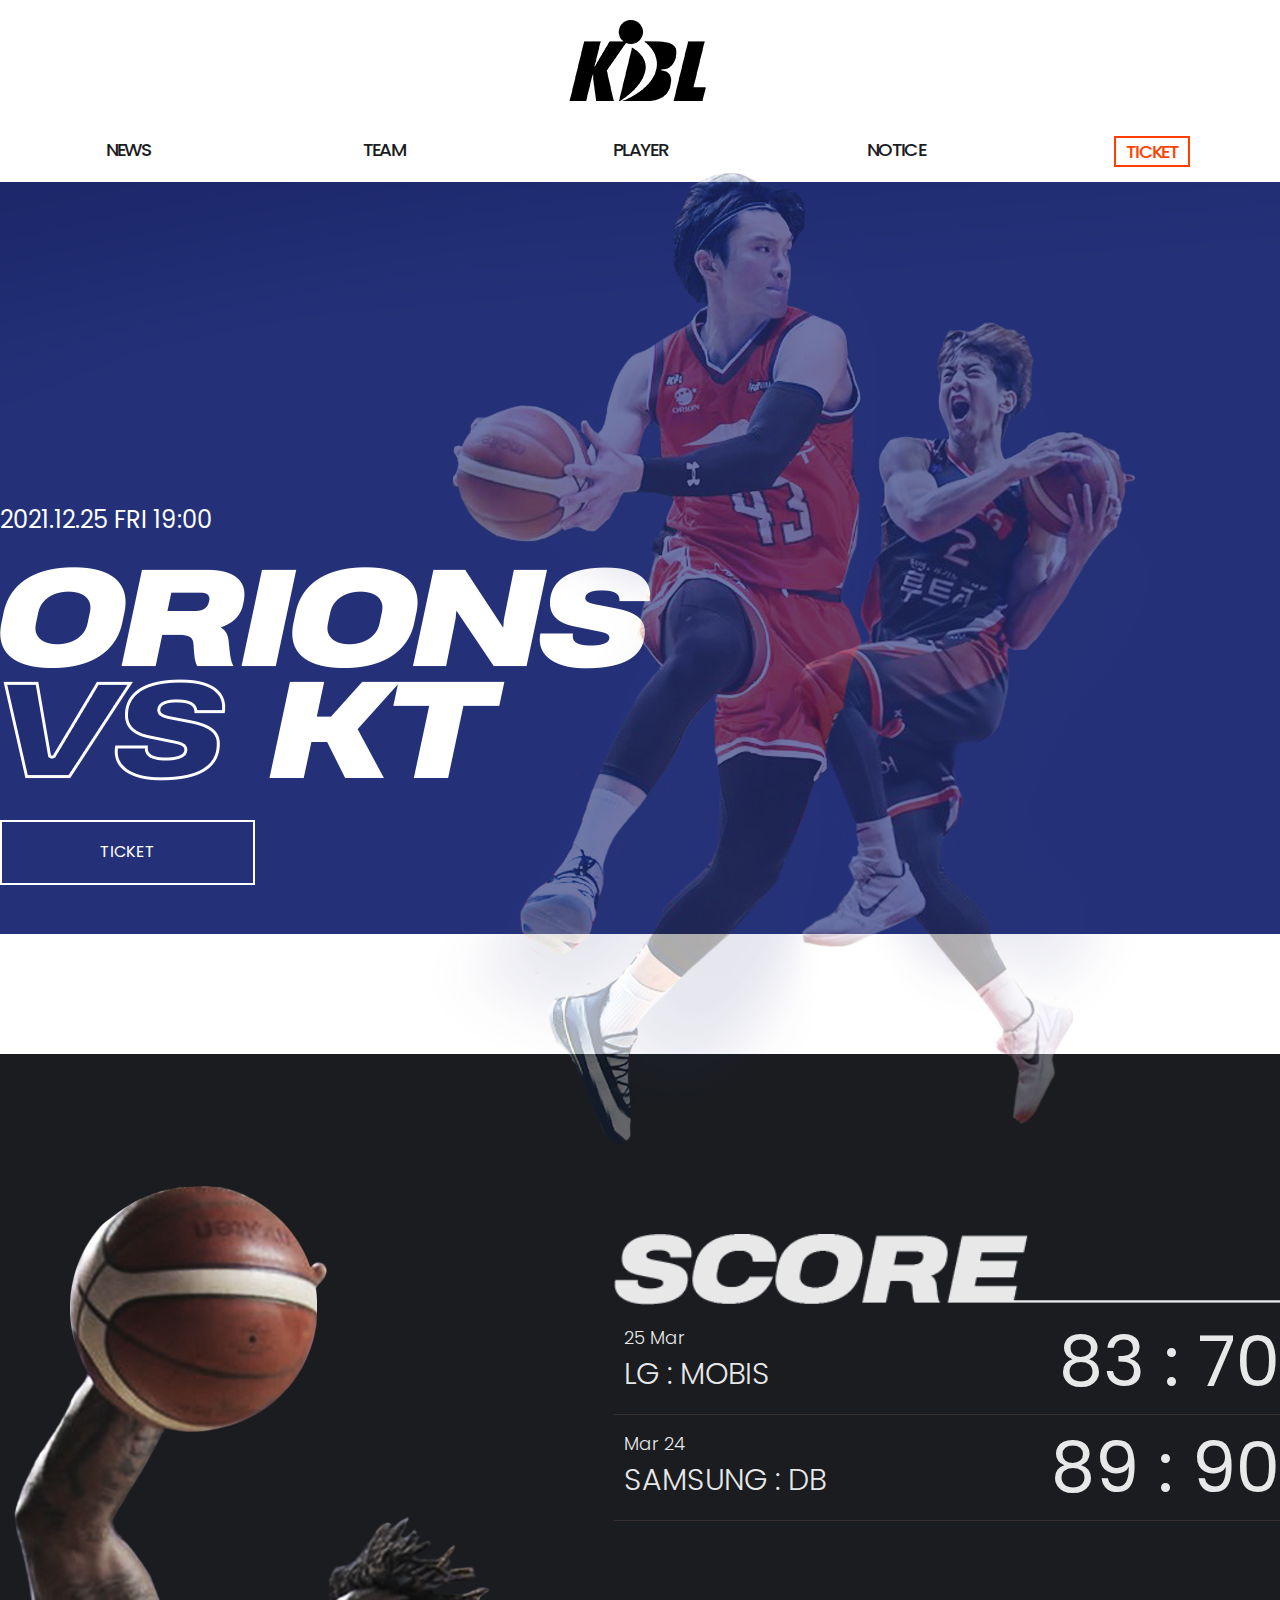
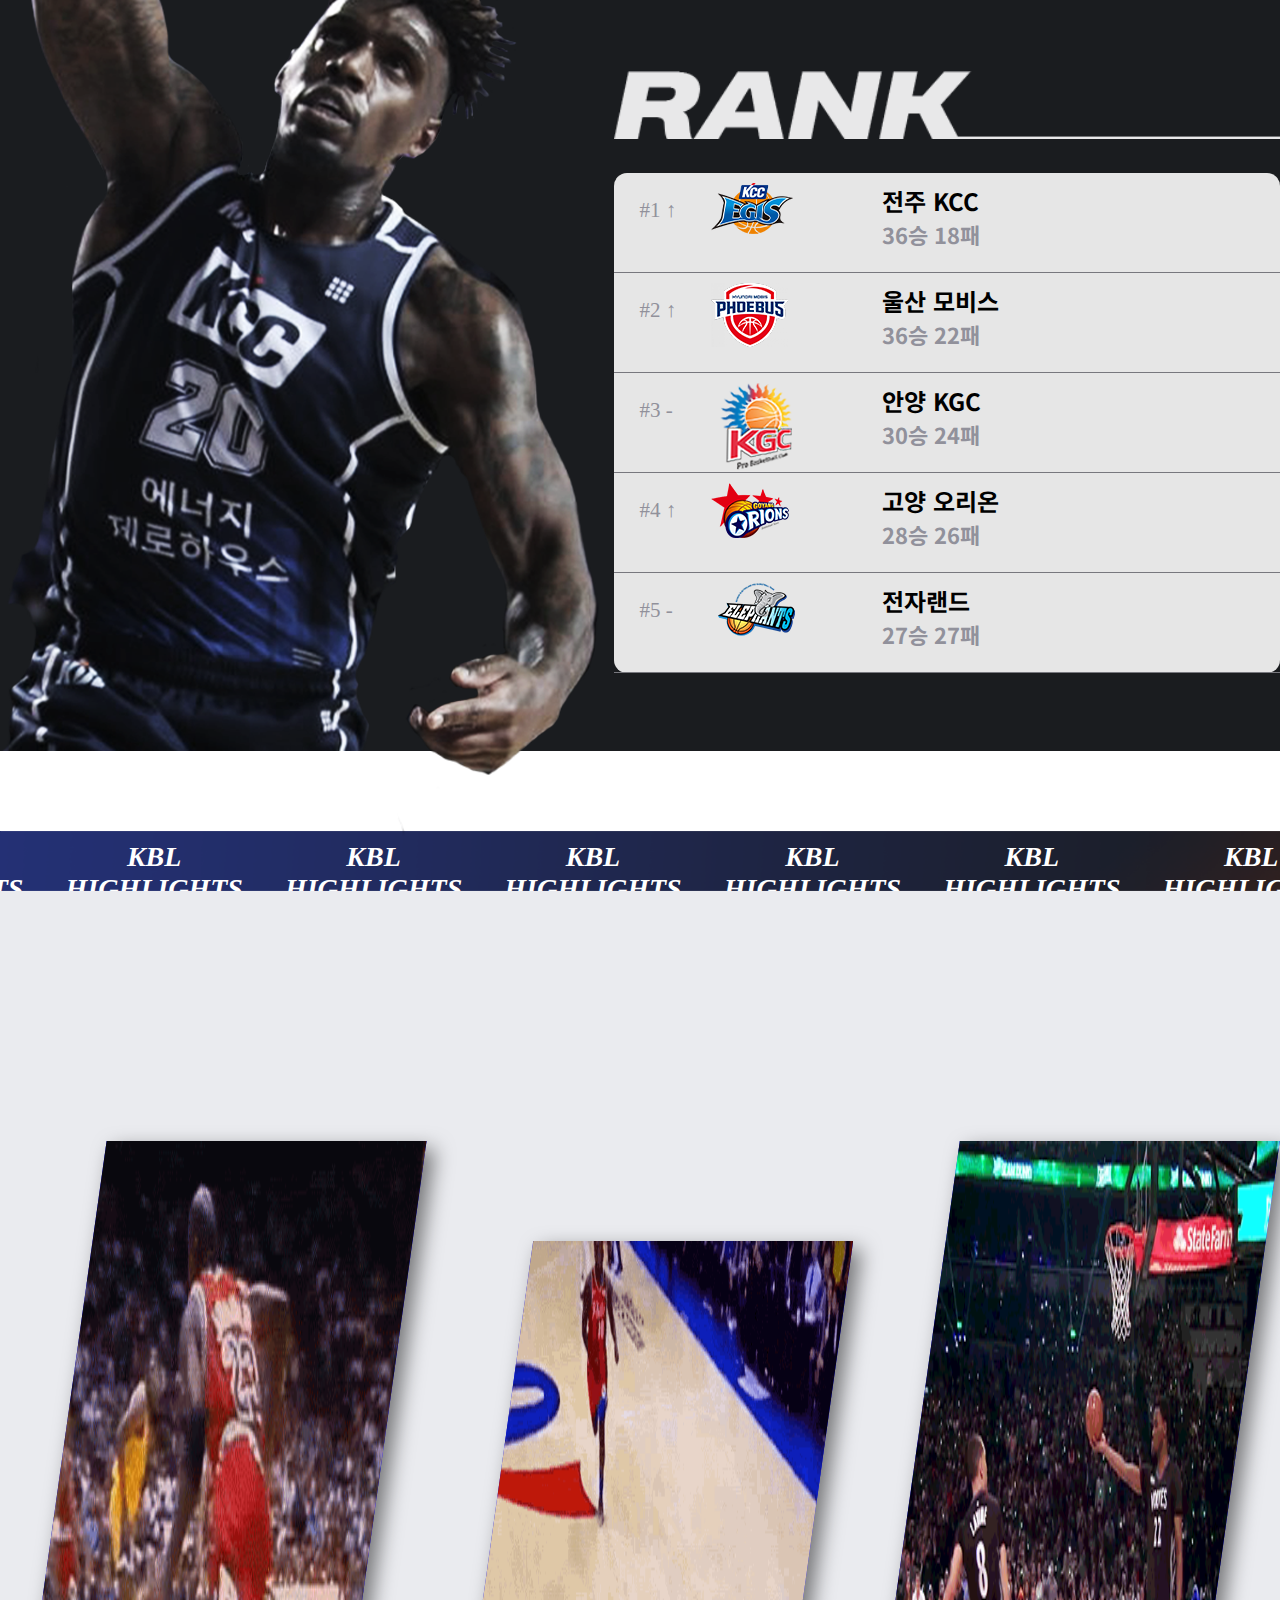
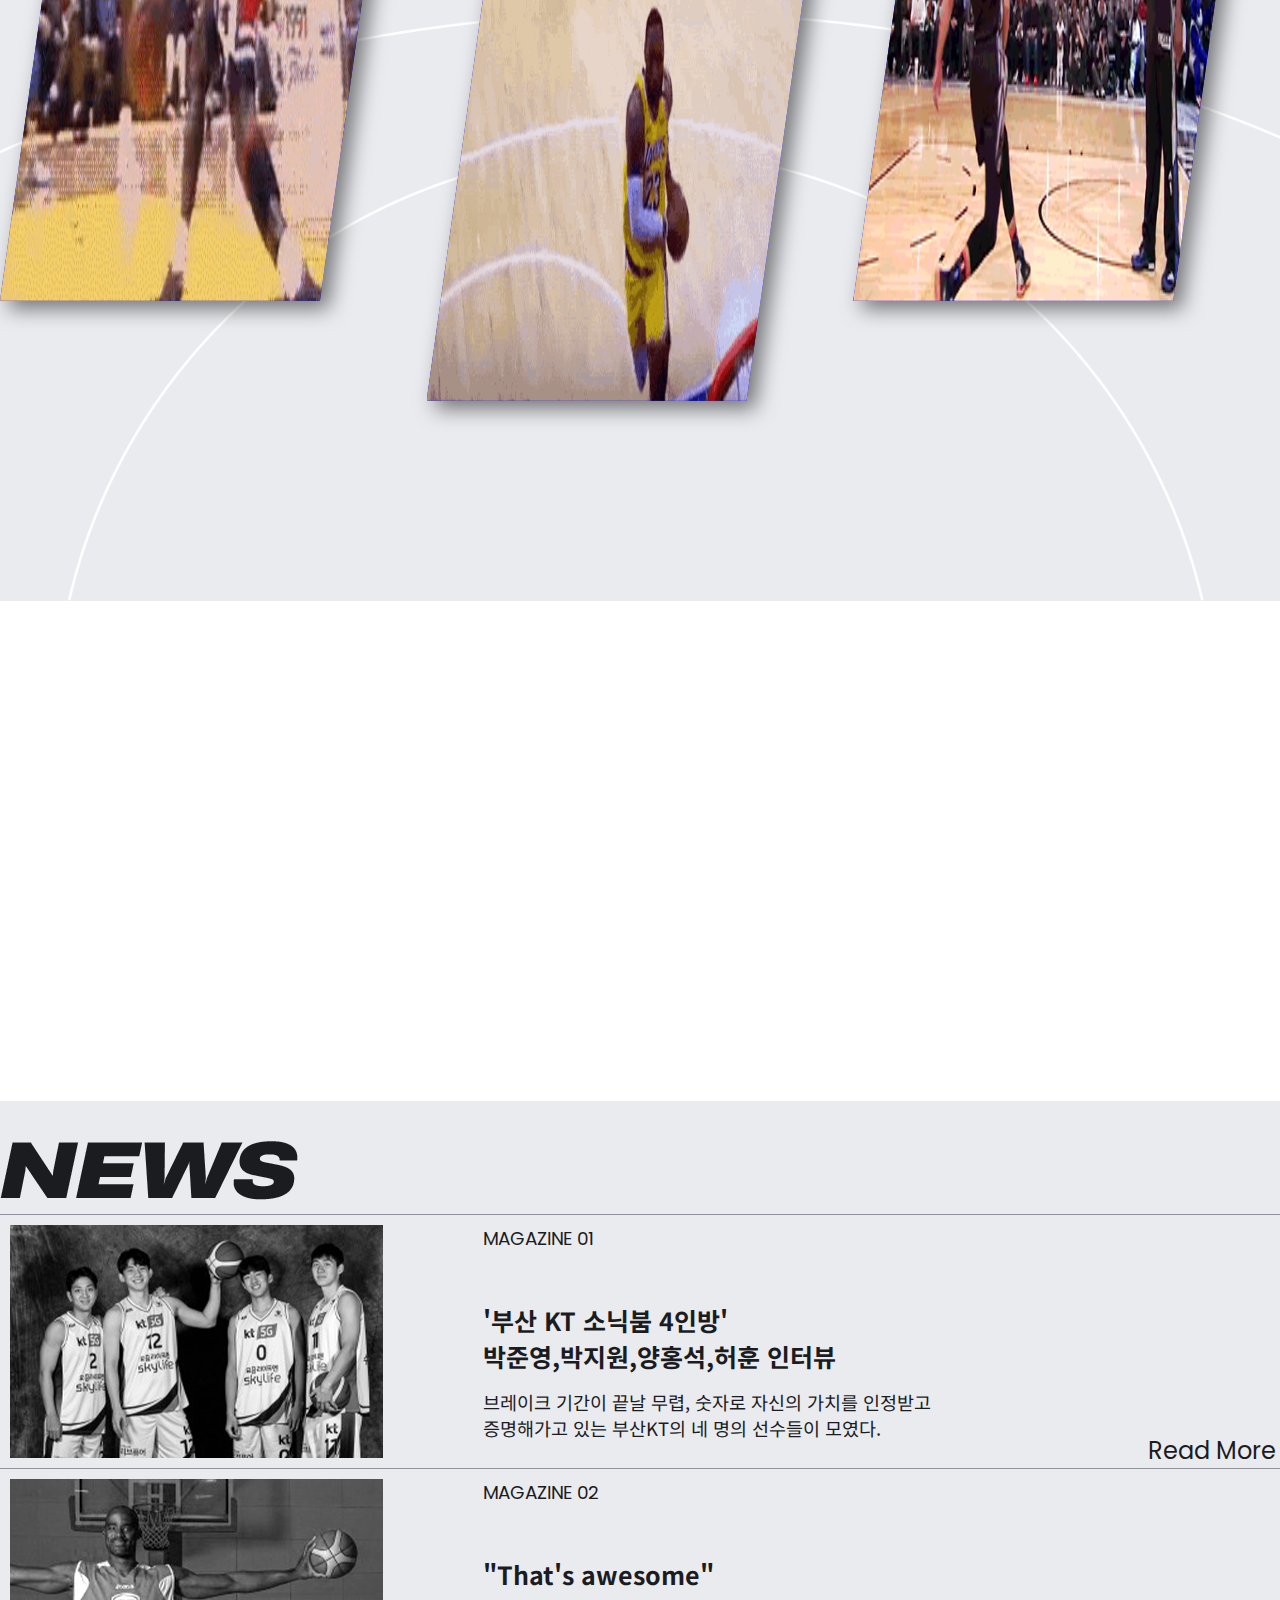
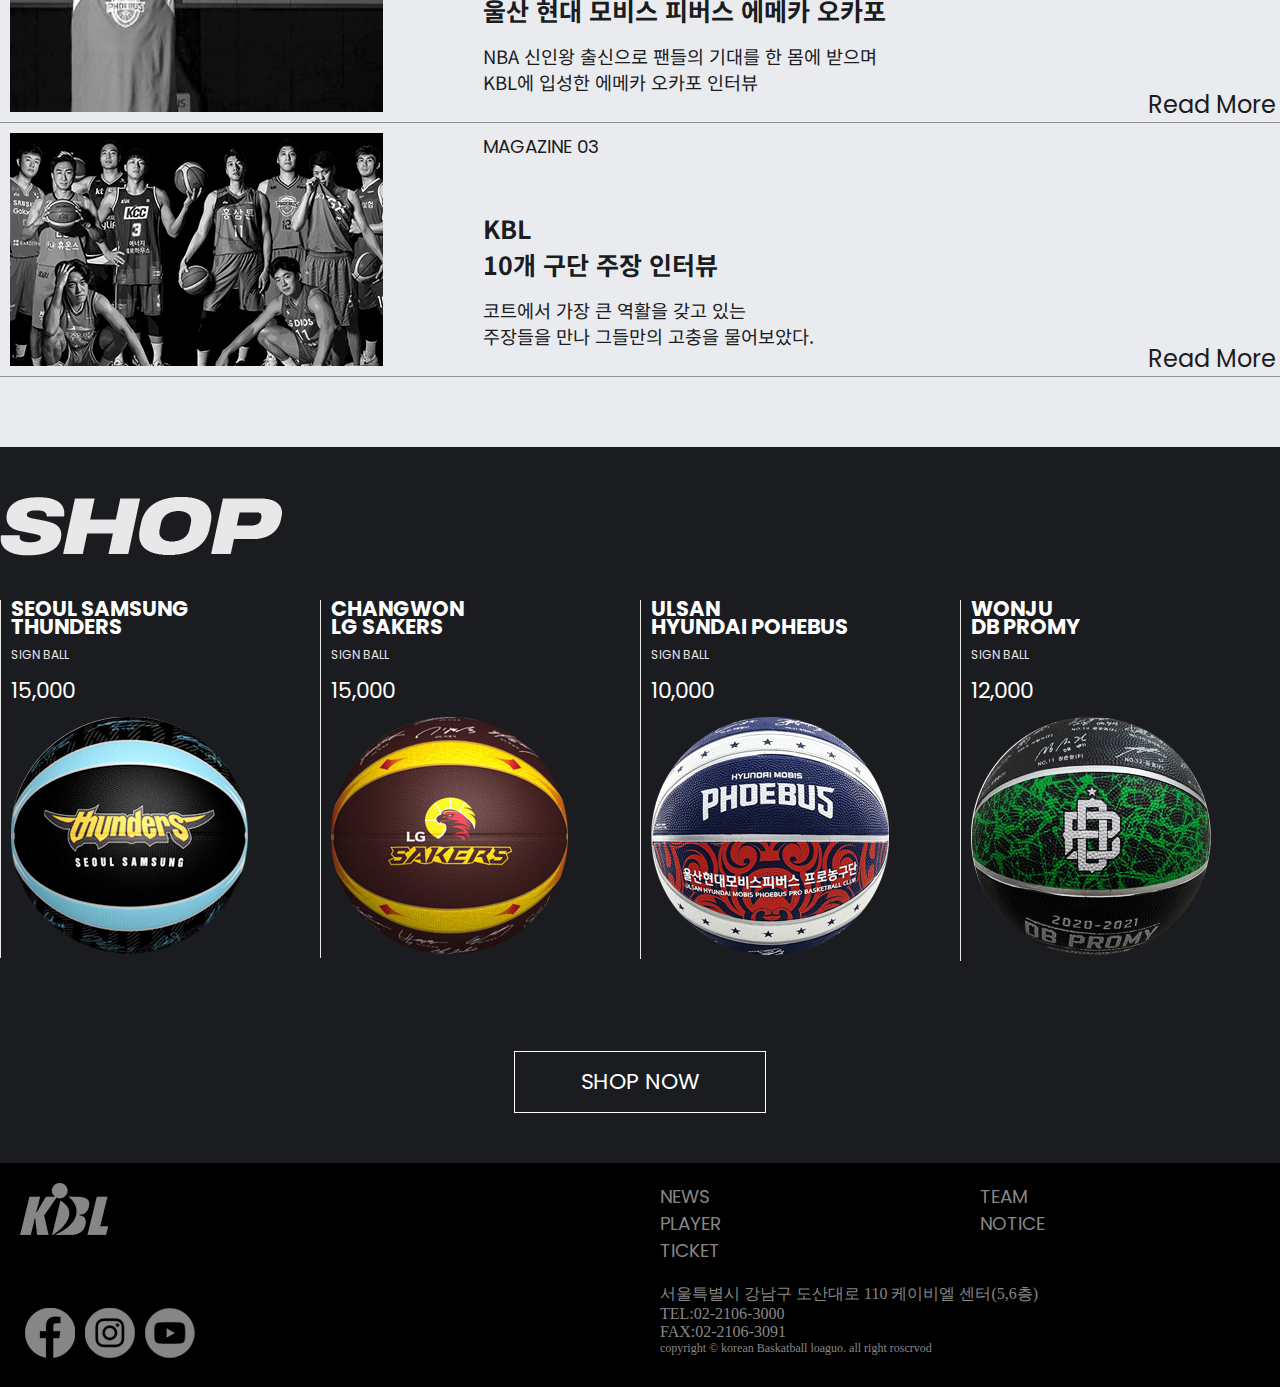
<file: index.html>
<!DOCTYPE html>
<html lang="ko">

<head>
    <meta charset="UTF-8">
    <title>KBL</title>
    <!--어떤라이브러리를사용하는지질문-->

    <link rel="stylesheet" href="./css/reset.css">
    <link rel="stylesheet" href="./css/hearder.css">
    <link rel="stylesheet" href="./css/main.css">
    <link rel="stylesheet" href="./css/footer.css">
    <link href="https://fonts.googleapis.com/css2?family=Noto+Sans+KR:wght@100;300;400;500;700;900&display=swap"
        rel="stylesheet">
    <link
        href="https://fonts.googleapis.com/css2?family=Poppins:ital,wght@0,100;0,200;0,300;0,400;0,500;0,700;0,800;1,200;1,300;1,400;1,500;1,700;1,800&display=swap"
        rel="stylesheet">
    <script src="./js/jquery-1.7.2.min.js"></script>
    <script src="./js/jquery-ui.min.js"></script>
    <script src="./js/index.js"></script>


</head>

<body>
    <header>
        <h1><a href="./index.html">KBL</a></h1>
        <nav>
            <ul>
                <li><a href="./news.html">NEWS</a></li>
                <li><a href="./team.html">TEAM</a></li>
                <li><a href="./player.html">PLAYER</a></li>
                <li><a href="./notice.html">NOTICE</a></li>
                <li><a href="./TICKET.html">TICKET</a></li>
            </ul>
        </nav>
    </header>
    <main>
        <div class="firstcontent_banner">
            <div class="orionvskt">
                <p>2021.12.25 FRI 19:00</p>
                <img src="./IMG/orionvskt.png" alt="오리온 대 KT">
                <a class="ticket_txt" href="(티켓페이지로)">TICKET</a>

            </div>
            <img class="leedeasung" src="./IMG/leedeasung.png" alt="이대성사진">
            <img class="heohoon" src="./IMG/heo_hoon.png" alt="허훈사진">

        </div>

    </main>
    <section>
        <div class="scorerank_bg">
            <div class="scorerank_wrap clearfix">
                <img class="lagunah" src="./IMG/gunah.png" alt="라건아사진">
                <div class="first_banner_score clearfix">
                    <img class="score_txt" src="./IMG/SCORE.png" alt="스코어">
                    <ul class="score1">
                        <li class="clearfix">
                            <p class="day">25 Mar <span>LG : MOBIS</span></p>
                            <p class="score">83 : 70</p>
                        </li>
                        <li>
                            <p class="day">25 Mar <span>SK : DB</span></p>
                            <p class="score">90 : 78</p>
                        </li>

                    </ul>
                    <ul class="score2">
                        <li>
                            <p class="day">Mar 24 <span>SAMSUNG : DB</span></p>
                            <p class="score">89 : 90</p>
                        </li>
                        <li>
                            <p class="day">Mar 24 <span>KGC : KCC</span></p>
                            <p class="score">87 : 78</p>
                        </li>
                    </ul>

                </div>
                <div class="first_banner_rank">
                    <img class="rank_txt" src="./IMG/RANK.png" alt="랭크">
                    <div class="rankbox ">
                        <ul class="rank1">
                            <li>
                                <p class="rank">#1 &uarr;</p><img src="./IMG/junjo.png" alt="전주KCC">
                                <p class="teme_name">전주 KCC <span>36승 18패</span></p>
                            </li>
                            <li>
                                <p class="rank">#6 &uarr;</p><img src="./IMG/KTsonic.png" alt="KT소닉붐">
                                <p class="teme_name">부산 KT <span>26승 28패</span></p>
                            </li>
                        </ul>
                        <ul class="rank2">
                            <li>
                                <p class="rank">#2 &uarr;</p><img src="./IMG/mobis.png" alt="모비스">
                                <p class="teme_name">울산 모비스<span>36승 22패</span></p>
                            </li>
                            <li>
                                <p class="rank">#7 &uarr;</p><img class="img_sam" src="./IMG/SAMSUNG.png" alt="삼성">
                                <p class="teme_name">서울 삼성<span>24승 30패</span></p>
                            </li>
                        </ul>
                        <ul class="rank3">
                            <li>
                                <p class="rank">#3 -</p><img class="img_an" src="./IMG/anyang.png" alt="안양KGC">
                                <p class="teme_name">안양 KGC <span>30승 24패</span></p>
                            </li>
                            <li>
                                <p class="rank">#8 &uarr;</p><img src="./IMG/SKNIGNT.png" alt="SK나이츠">
                                <p class="teme_name">서울 SK <span>24승 30패</span></p>
                            </li>
                        </ul>
                        <ul class="rank4">
                            <li>
                                <p class="rank">#4 &uarr;</p><img src="./IMG/giyang.png" alt="고양오리온">
                                <p class="teme_name">고양 오리온 <span>28승 26패</span></p>
                            </li>
                            <li>
                                <p class="rank">#9 -</p><img class="img_db" src="./IMG/DMprome.png" alt="원주동부">
                                <p class="teme_name">원주 DB<span>24승 30패</span></p>
                            </li>
                        </ul>
                        <ul class="rank5">
                            <li>
                                <p class="rank">#5 -</p><img class="img_in" src="./IMG/incun.png" alt="인천전자랜드">
                                <p class="teme_name">전자랜드<span>27승 27패</span></p>
                            </li>
                            <li>
                                <p class="rank">#10 -</p><img src="./IMG/LGsakers.png" alt="LG세이커스">
                                <p class="teme_name">창원 LG <span>19승 35패</span></p>
                            </li>
                        </ul>
                    </div>

                </div>
            </div>
        </div>
        <div class="flowbanner">
            <ul>
                <li>
                    KBL HIGHLIGHTS
                </li>
                <li>
                    KBL HIGHLIGHTS
                </li>
                <li>
                    KBL HIGHLIGHTS
                </li>
                <li>
                    KBL HIGHLIGHTS
                </li>
                <li>
                    KBL HIGHLIGHTS
                </li>
                <li>
                    KBL HIGHLIGHTS
                </li>
                <li>
                    KBL HIGHLIGHTS
                </li>


            </ul>
        </div>

        <div class="highligth_wrap">



            <div class="gifimg_warp clearfix">
                <div>
                    <img class="gif1" src="./IMG/gif/cp1.PNG" alt="">
                    <img class="gif2" src="./IMG/gif/basketball-nba.gif" alt="">
                </div>
                <div>
                    <img class="gif1" src="./IMG/gif/cp2.PNG" alt="">
                    <img class="gif2" src="./IMG/gif/dunk-slam-dunk.gif" alt="">
                </div>
                <div>
                    <img class="gif1" src="./IMG/gif/cp3.PNG" alt="">
                    <img class="gif2" src="./IMG/gif/giphy.gif" alt="">
                </div>
            </div>
        </div>
        <div class="followwrap">
            <h2 class="followyoutube">FOLLOW US <br> ON KBL YOUTUBE</h2>
            <a href="https://www.youtube.com/user/onkbl">SUBSCRIBE</a>
        </div>
        <div class="newsbg">
            <div class="newswrap">
                <img class="newsimg" src="./IMG/NEWS.png" alt="뉴스">
                <div class="news_box clearfix">
                    <img src="./IMG/gisa.png" alt="매거진1">
                    <div class="newstxt_box">
                        <p class="news1">MAGAZINE 01</p>
                        <p class="news2">'부산 KT 소닉붐 4인방'<br>박준영,박지원,양홍석,허훈 인터뷰</p>
                        <p class="news3">브레이크 기간이 끝날 무렵, 숫자로 자신의 가치를 인정받고<br>증명해가고 있는 부산KT의 네 명의 선수들이 모였다.</p>
                    </div>
                    <a href="http://basketball-life.com/">Read More&rarr;</a>
                </div>
                <div class="news_box clearfix">

                    <img src="./IMG/gisaone.png" alt="매거진2">

                    <div class="newstxt_box">
                        <p class="news1">MAGAZINE 02</p>
                        <p class="news2">"That's awesome"<br>울산 현대 모비스 피버스 에메카 오카포</p>
                        <p class="news3">NBA 신인왕 출신으로 팬들의 기대를 한 몸에 받으며<br>KBL에 입성한 에메카 오카포 인터뷰</p>
                    </div>
                    <a href="http://basketball-life.com/">Read More&rarr;</a>
                </div>
                <div class="news_box clearfix">
                    <img src="./IMG/gisatwo.png" alt="매거진3">
                    <div class="newstxt_box">
                        <p class="news1">MAGAZINE 03</p>
                        <p class="news2">KBL<br>10개 구단 주장 인터뷰</p>
                        <p class="news3">코트에서 가장 큰 역활을 갖고 있는<br>주장들을 만나 그들만의 고충을 물어보았다.</p>
                    </div>
                    <a href="http://basketball-life.com/">Read More&rarr;</a>
                </div>
            </div>
        </div>
        <div class="shopbg">
            <div class="shop_warp">
                <img src="./IMG/SHOP.png" alt="쇼핑몰">
                <ul>
                    <li>
                        <a class="shophed" href="http://joyforceplus.com/shop/list.php?ca_id=a0">
                            <h3>SEOUL SAMSUNG<br>THUNDERS</h3>
                        </a>
                        <p class="product">SIGN BALL</p>
                        <p class="price">15,000</p>
                        <div class="ballimg">
                            <a href="http://joyforceplus.com/shop/list.php?ca_id=a0"><img src="./IMG/samsungball.png"
                                    alt="삼성농구공"></a>
                        </div>
                    </li>
                    <li>
                        <a class="shophed" href="http://joyforceplus.com/shop/list.php?ca_id=d0">
                            <h3>CHANGWON<br>LG SAKERS</h3>
                        </a>
                        <p class="product">SIGN BALL</p>
                        <p class="price">15,000</p>

                        <div class="ballimg">
                            <a href="http://joyforceplus.com/shop/list.php?ca_id=d0"><img src="./IMG/LGball.png"
                                    alt="LG농구공"></a>
                        </div>

                    </li>
                    <li>
                        <a class="shophed" href="https://joyforceplus.com/shop/list.php?ca_id=80">
                            <h3>ULSAN<br>HYUNDAI POHEBUS</h3>
                        </a>
                        <p class="product">SIGN BALL</p>
                        <p class="price">10,000</p>

                        <div class="ballimg">
                            <a href="https://joyforceplus.com/shop/list.php?ca_id=80"><img src="./IMG/ulsanball.png"
                                    alt="울산공"></a>
                        </div>

                    </li>
                    <li>
                        <a class="shophed" href="https://www.dbpromyshop.co.kr/">
                            <h3>WONJU<br>DB PROMY</h3>
                        </a>
                        <p class="product">SIGN BALL</p>
                        <p class="price">12,000</p>

                        <div class="ballimg">
                            <a href="https://www.dbpromyshop.co.kr/"><img src="./IMG/DBBAll.png" alt="DB공"></a>
                        </div>

                    </li>
                </ul>
                <a class="shownow" href="https://kbl.or.kr/fan/mall">SHOP NOW</a>
            </div>
        </div>





    </section>
    <footer>
        <div class="footer_warp clearfix">
            <div class="footer_left">
                <h1 class="footer_logo"><a href="./index.html">KBL</a></h1>
                <div class="sns_icon">
                    <ul>
                        <li><a href="https://www.facebook.com/kblsns"><img src="./IMG/Book.png" alt="페이스북"></a></li>
                        <li><a href="https://www.instagram.com/kbl_official/?hl=ko"><img src="./IMG/Instar.png"
                                    alt="인스타그램"></a></li>
                        <li><a href="https://www.youtube.com/user/onkbl"><img src="./IMG/youtube.png" alt="유튜브"></a>
                        </li>
                    </ul>
                </div>
            </div>
            <div class="footer_txt">
                <ul>
                    <li><a href="./news.html">NEWS</a></li>
                    <li><a href="">TEAM</a></li>
                    <li><a href="">PLAYER</a></li>
                    <li><a href="">NOTICE</a></li>
                    <li><a href="">TICKET</a></li>
                </ul>
                <p>서울특별시 강남구 도산대로 110 케이비엘 센터(5,6층)<br>TEL:02-2106-3000<br>FAX:02-2106-3091 <span>copyright &copy;
                        korean Baskatball
                        loaguo. all right roscrvod</span></p>
            </div>
        </div>

    </footer>
</body>

</html>
</file>
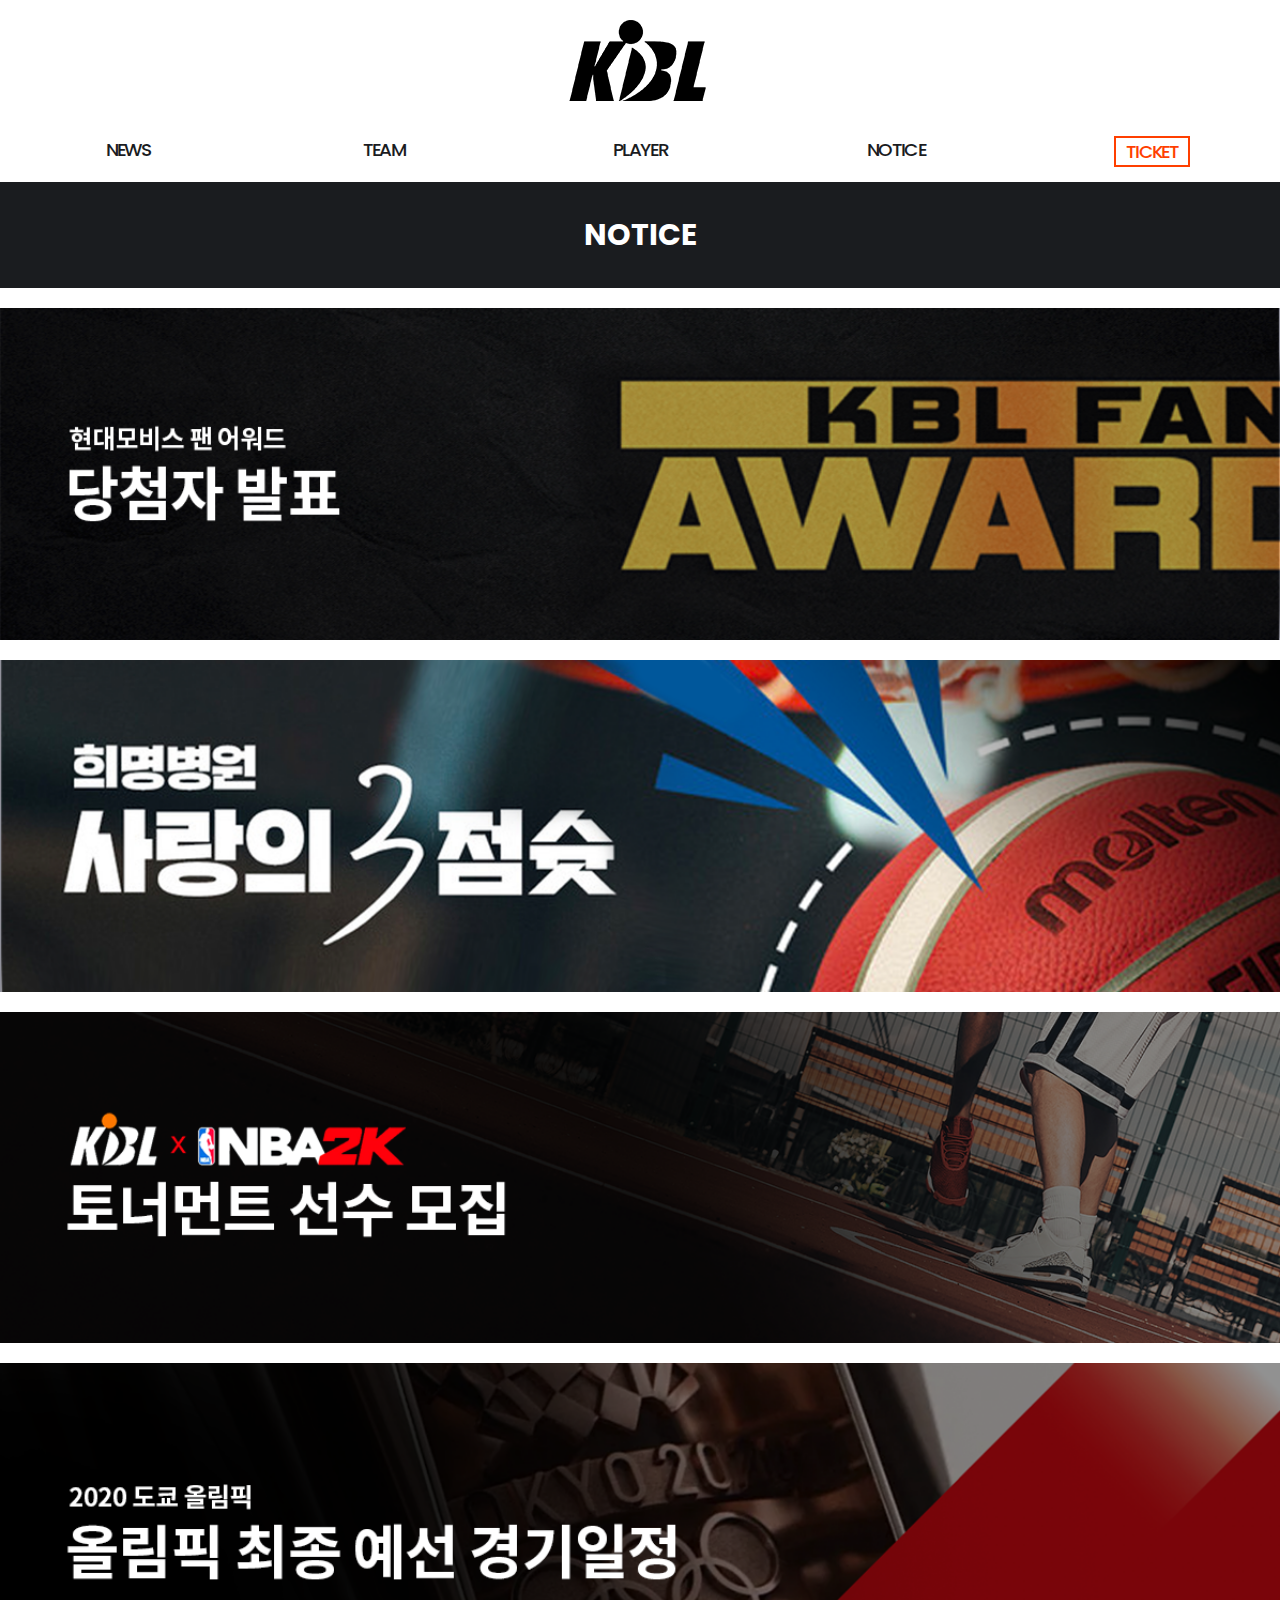
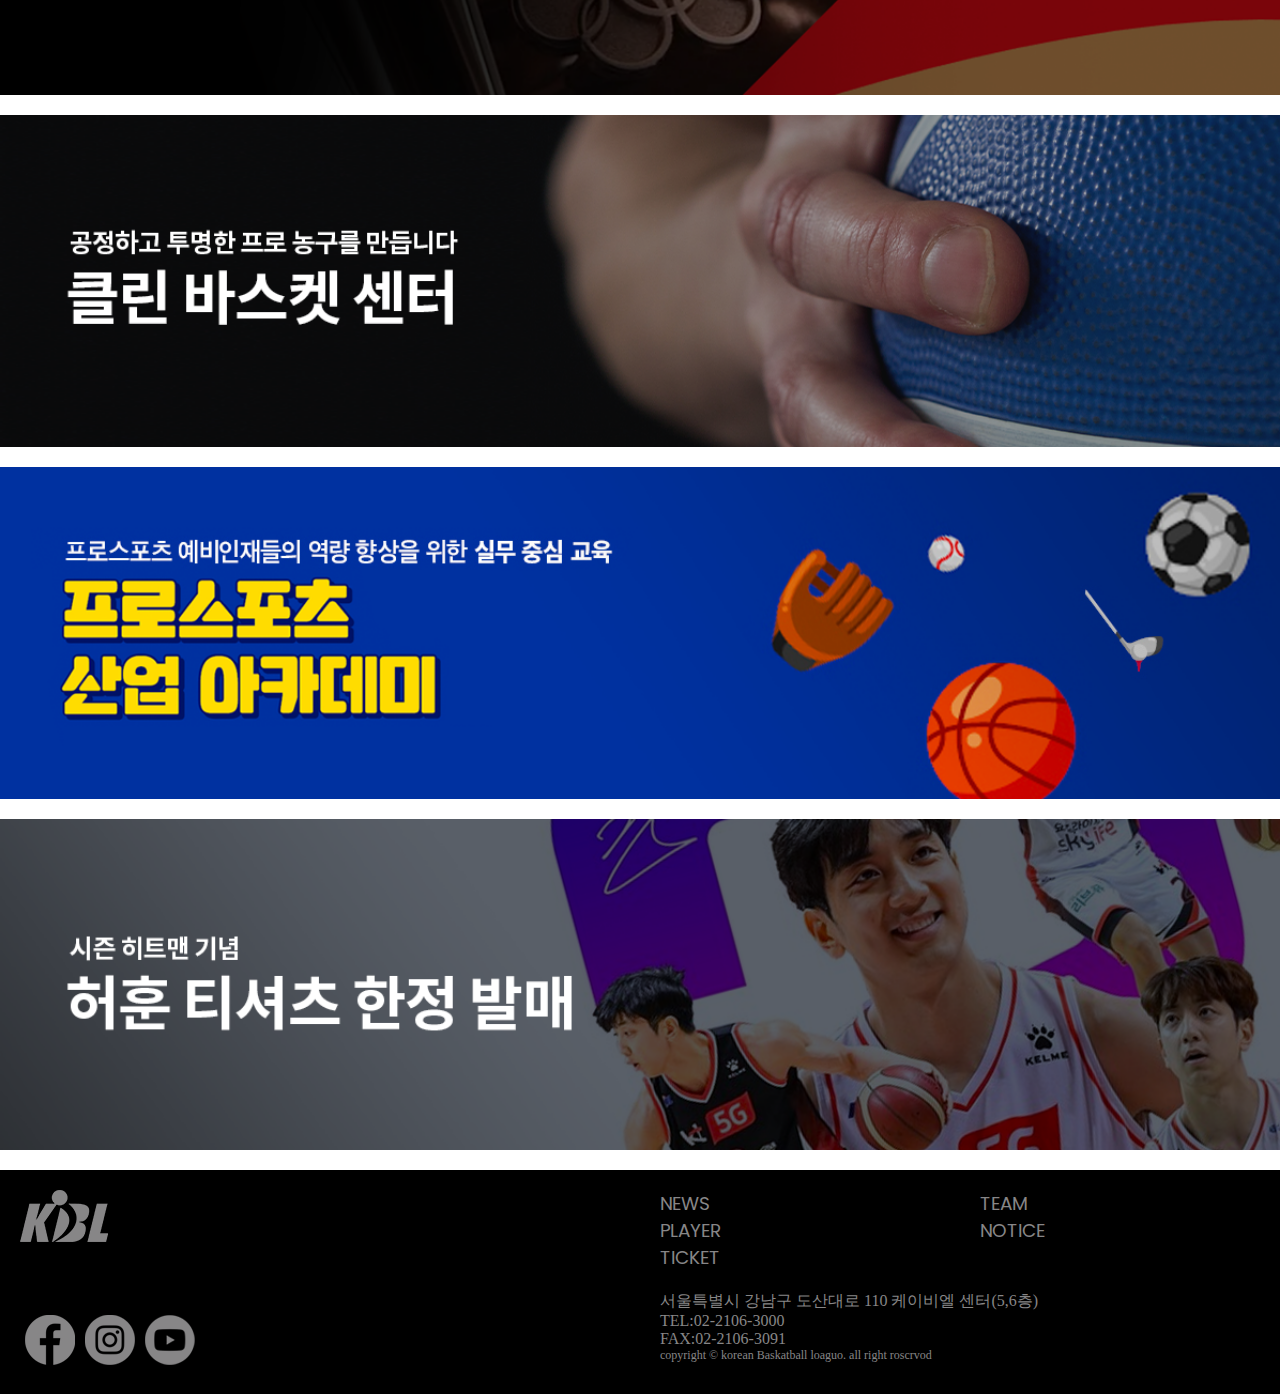
<file: notice.html>
<!DOCTYPE html>
<html lang="ko">

<head>
    <meta charset="UTF-8">
    <title>KBL</title>
    <!--어떤라이브러리를사용하는지질문-->

    <link rel="stylesheet" href="./css/reset.css">
    <link rel="stylesheet" href="./css/sub/shearder.css">
    <link rel="stylesheet" href="./css/sub/notice.css">
    <link rel="stylesheet" href="./css/footer.css">
    <link href="https://fonts.googleapis.com/css2?family=Noto+Sans+KR:wght@100;300;400;500;700;900&display=swap"
        rel="stylesheet">
    <link
        href="https://fonts.googleapis.com/css2?family=Poppins:ital,wght@0,100;0,200;0,300;0,400;0,500;0,700;0,800;1,200;1,300;1,400;1,500;1,700;1,800&display=swap"
        rel="stylesheet">
    <script src="./js/jquery-1.7.2.min.js"></script>
    <script src="./js/jquery-ui.min.js"></script>
    <script src="./js/index.js"></script>

</head>

<body>
    <header>
        <h1><a href="./index.html">KBL</a></h1>
        <nav>
            <ul>
                <li><a href="./news.html">NEWS</a></li>
                <li><a href="./team.html">TEAM</a></li>
                <li><a href="./player.html">PLAYER</a></li>
                <li><a href="./notice.html">NOTICE</a></li>
                <li><a href="./TICKET.html">TICKET</a></li>
            </ul>
        </nav>
    </header>
    <section>
        <div class="notice_main">
            <h2>NOTICE</h2>
        </div>


        <div class="notice_wrap">
            <div>
                <a href="https://kbl.or.kr/media/notice/10010475">
                    <img src="./IMG/subimg/notice/notice/notice1.png" alt="현대모비스 팬어워드 당첨자발표">
                </a>
            </div>
                    <div>
                <a href="https://kbl.or.kr/media/notice/10014506">
                    <img src="./IMG/subimg/notice/notice/notice2.png" alt="희망병원 사랑의 3점슛">
                </a>
            </div>
            <div>
                <a href="https://kbl.or.kr/media/notice/10016285">
                    <img src="./IMG/subimg/notice/notice/notice3.png" alt="nba2k 토너먼트 선수모집">
                </a>
            </div>
                  <div>
                <a href="https://kbl.or.kr/media/notice/10016297">
                    <img src="./IMG/subimg/notice/notice/notice4.png" alt="2020도쿄올림픽 최종예선 경기일정">
                </a>
            </div>
                  <div>
                <a href="https://kbl.or.kr/story/clean-basket">
                    <img src="./IMG/subimg/notice/notice/notice5.png" alt="클린바스켓 센터">
                </a>
            </div>
                  <div>
                <a href="https://kbl.or.kr/media/notice/10016287">
                    <img src="./IMG/subimg/notice/notice/notice6.png" alt="프로스포츠 산업아카데미">
                </a>
            </div>
                  <div>
                <a href="https://kbl.or.kr/media/notice/10016269">
                    <img src="./IMG/subimg/notice/notice/notice7.png" alt="허훈 티셔츠 한정발매">
                </a>
            </div>

        </div>


    </section>
    <footer>
        <div class="footer_warp clearfix">
            <div class="footer_left">
                <h1 class="footer_logo"><a href="./index.html">KBL</a></h1>
                <div class="sns_icon">
                    <ul>
                        <li><a href="https://www.facebook.com/kblsns"><img src="./IMG/Book.png" alt="페이스북"></a></li>
                        <li><a href="https://www.instagram.com/kbl_official/?hl=ko"><img src="./IMG/Instar.png"
                                    alt="인스타그램"></a></li>
                        <li><a href="https://www.youtube.com/user/onkbl"><img src="./IMG/youtube.png" alt="유튜브"></a>
                        </li>
                    </ul>
                </div>
            </div>
            <div class="footer_txt">
                <ul>
                    <li><a href="./news.html">NEWS</a></li>
                    <li><a href="">TEAM</a></li>
                    <li><a href="">PLAYER</a></li>
                    <li><a href="">NOTICE</a></li>
                    <li><a href="">TICKET</a></li>
                </ul>
                <p>서울특별시 강남구 도산대로 110 케이비엘 센터(5,6층)<br>TEL:02-2106-3000<br>FAX:02-2106-3091 <span>copyright &copy;
                        korean Baskatball
                        loaguo. all right roscrvod</span></p>
            </div>
        </div>

    </footer>
</body>

</html>
</file>
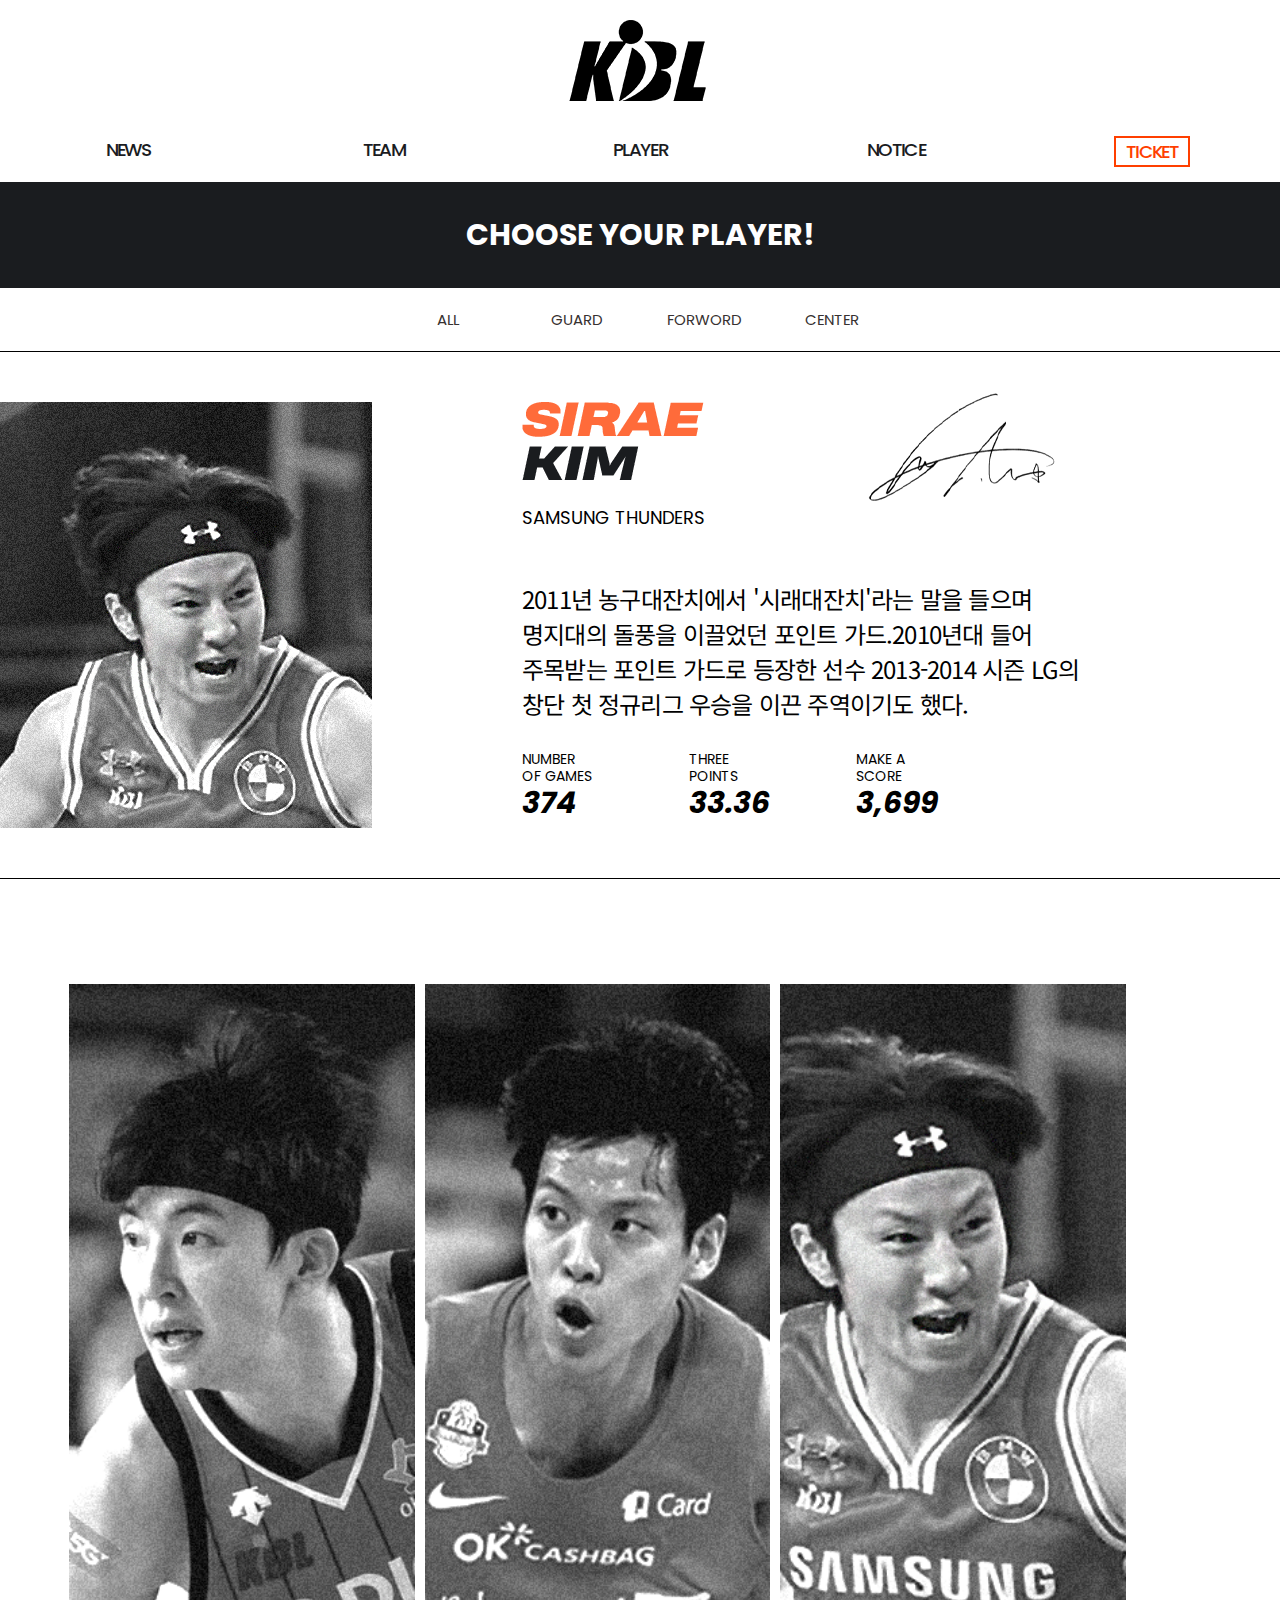
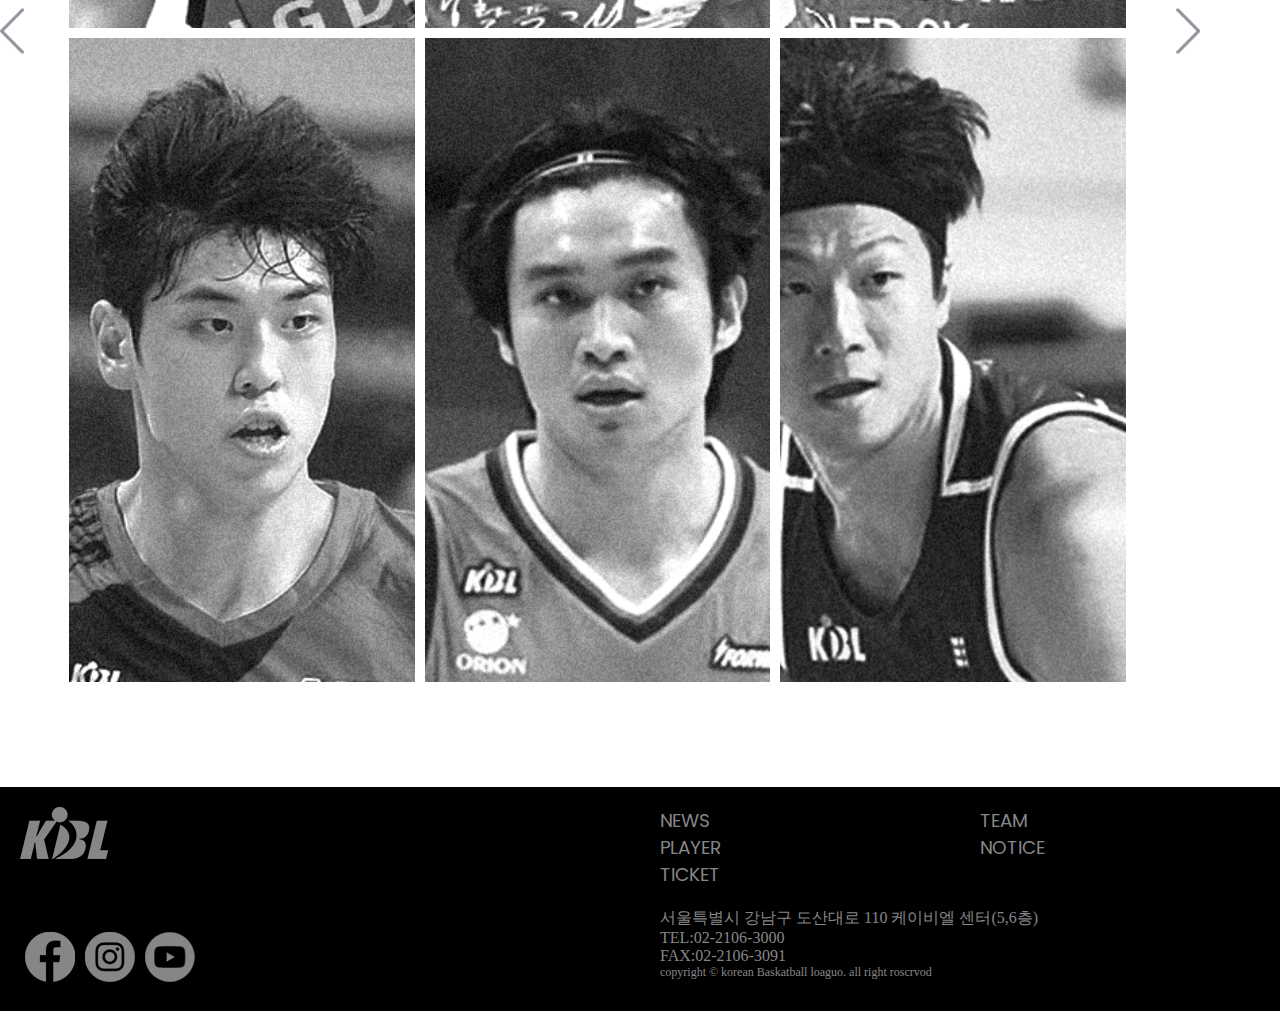
<file: player.html>
<!DOCTYPE html>
<html lang="ko">

<head>
    <meta charset="UTF-8">
    <!--폰트 물어보기 HEADING PRO WIDE-->
    <title>KBL</title>
    <link rel="stylesheet" href="./css/sub/shearder.css">
    <link rel="stylesheet" href="./css/sub/player.css">
    <link rel="stylesheet" href="./css/footer.css">
    <link rel="stylesheet" href="./css/reset.css">
    <link href="https://fonts.googleapis.com/css2?family=Noto+Sans+KR:wght@100;300;400;500;700;900&display=swap"
        rel="stylesheet">
    <link
        href="https://fonts.googleapis.com/css2?family=Poppins:ital,wght@0,100;0,200;0,300;0,400;0,500;0,700;0,800;1,200;1,300;1,400;1,500;1,700;1,800&display=swap"
        rel="stylesheet">
</head>


<body>
    <header>
        <h1><a href="./index.html">KBL</a></h1>
        <nav>
            <ul>
                <li><a href="./news.html">NEWS</a></li>
                <li><a href="./team.html">TEAM</a></li>
                <li><a href="./player.html">PLAYER</a></li>
                <li><a href="./notice.html">NOTICE</a></li>
                <li><a href="./TICKET.html">TICKET</a></li>
            </ul>
        </nav>
    </header>
    <section>
        <div class="main_player">
            <div class="player_main">
                <h2>CHOOSE YOUR PLAYER!</h2>
            </div>
            <nav class="player_gnb">
                <ul>
                    <li><a href="">ALL</a></li>
                    <li><a href="">GUARD</a></li>
                    <li><a href="">FORWORD</a></li>
                    <li><a href="">CENTER</a></li>
                </ul>
        </div>
        </nav>
        <div class="player_wrap">
            <!-- <div id="main_gwanhui" class="player_box clearfix">
                <div class="player_img">
                    <img src="./IMG/subimg/player/sgwanhui.png" alt="">
                </div>
                <div class="player_txt">
                    <img src="./IMG/subimg/player/gwanname.png" alt="">
                    <img class="singimg" src="./IMG/subimg/player/sigh.png" alt="">
                    <span class="teamname">LG SAKERS</span>
                    <p class="player">한국의 농구선수로 창원 LG 세이커스 소속의 슈팅 가드이다.<br>
                        스피드와 준수한 점프력을 가졌다. 이러한 운동능력을 이용한<br>돌파를 주무기로 삼았고, 신장은 190cm로 윙스팬이 매우 길다.<br>"창원 LG에 딱 맞는 마지막
                        퍼즐,
                        바로 이관희였습니다."</p>
                    <ul class="player_score">
                        <li>NUMBER<br>OF GAMES<span>378</span></li>
                        <li>THREE<br>POINTS<span>33.4</span></li>
                        <li>MAKE A<br>SCORE<span>3,058</span></li>
                    </ul>
                </div>
            </div> -->
            <!-- <div id="main_kang" class="player_box clearfix">
                <div class="player_img">
                    <img src="./IMG/subimg/player/main_kang.png" alt="">
                </div>
                <div class="player_txt">
                    <img src="./IMG/subimg/player/kangname.png" alt="">
                    <img class="singimg" src="./IMG/subimg/player/kangsign.png" alt="">
                    <span class="teamname">LG SAKERS</span>
                    <p class="player">창원 LG 세이커스의 농구 선수. 2번 포지션에서 맹활약하는<br>
                        선수이다.슈팅 가드로 뛰어난 실력을 보여주며, 졸업 당시<br>
                        대어로 주목받기도 했다. 농구팬들 뿐만 아니라 일반인들<br>
                        에게도 잘 알려진 플레이어.
                    </p>
                    <ul class="player_score">
                        <li>NUMBER<br>OF GAMES<span>472</span></li>
                        <li>THREE<br>POINTS<span>33.56</span></li>
                        <li>MAKE A<br>SCORE<span>3,763</span></li>
                    </ul>
                </div>
            </div> -->
            <!-- <div id="main_sunny" class="player_box clearfix">
                <div class="player_img">
                    <img src="./IMG/subimg/player/main_sunny.png" alt="">
                </div>
                <div class="player_txt">
                    <img src="./IMG/subimg/player/sunnyname.png" alt="">
                    <img class="singimg" src="./IMG/subimg/player/sigh.png" alt="">
                    <span class="teamname">SK KNIGHTS</span>
                    <p class="player">서울 SK 나이츠 소속의 농구선수이다. KBL의 여러 가드들과<br>
                        달리 실력이 단순히 국내용이라고 폄하받지 않는 선수이다.<br>
                        2012년 런던올림픽 최종예선기록에서 볼 수 있듯 대한민국<br>
                        대표팀 최고의 가드라고 불릴 만한 선수.
                    </p>
                    <ul class="player_score">
                        <li>NUMBER<br>OF GAMES<span>429</span></li>
                        <li>THREE<br>POINTS<span>33.50</span></li>
                        <li>MAKE A<br>SCORE<span>5,624</span></li>
                    </ul>
                </div>
            </div> -->
            <div id="main_sirea" class="player_box clearfix">
                <div class="player_img">
                    <img src="./IMG/subimg/player/main_sirea.png" alt="">
                </div>
                <div class="player_txt">
                    <img src="./IMG/subimg/player/SIRAEname.png" alt="">
                    <img class="singimg" src="./IMG/subimg/player/sireasigh.png" alt="">
                    <span class="teamname">SAMSUNG THUNDERS</span>
                    <p class="player">2011년 농구대잔치에서 '시래대잔치'라는 말을 들으며<br>
                        명지대의 돌풍을 이끌었던 포인트 가드.2010년대 들어<br>
                        주목받는 포인트 가드로 등장한 선수 2013-2014 시즌 LG의<br>
                        창단 첫 정규리그 우승을 이끈 주역이기도 했다.

                    </p>
                    <ul class="player_score">
                        <li>NUMBER<br>OF GAMES<span>374</span></li>
                        <li>THREE<br>POINTS<span>33.36</span></li>
                        <li>MAKE A<br>SCORE<span>3,699</span></li>
                    </ul>
                </div>
            </div>

        </div>
        <div class="subplayer_wrap">
            <div class="subplayer_box">

                <ul class="clearfix">
                    <li id="kang"><img src="./IMG/subimg/player/kang.png"
                            onmouseover="this.src='./IMG/subimg/player/kangbg.png'"
                            onmouseout="this.src='./IMG/subimg/player/kang.png'" alt="">
                    </li>
                    <li id="sunny"><img src="./IMG/subimg/player/sunny.png"
                            onmouseover="this.src='./IMG/subimg/player/sunnybg.png'"
                            onmouseout="this.src='./IMG/subimg/player/sunny.png'" alt=""></li>
                    <li id="sirae"><img src="./IMG/subimg/player/seari.png"
                            onmouseover="this.src='./IMG/subimg/player/searibg.png'"
                            onmouseout="this.src='./IMG/subimg/player/seari.png'" alt=""></li>
                    <li id="byun"><img src="./IMG/subimg/player/buyn.png"
                            onmouseover="this.src='./IMG/subimg/player/byunbg.png'"
                            onmouseout="this.src='./IMG/subimg/player/buyn.png'" alt=""></li>
                    <li id="deasung"><img src="./IMG/subimg/player/dash.png"
                            onmouseover="this.src='./IMG/subimg/player/dashbg.png'"
                            onmouseout="this.src='./IMG/subimg/player/dash.png'" alt=""></li>
                    <li id="junghyun"><img src="./IMG/subimg/player/junghuny.png"
                            onmouseover="this.src='./IMG/subimg/player/jungbg.png'"
                            onmouseout="this.src='./IMG/subimg/player/junghuny.png'" alt=""></li>
                </ul>
                <a class="left_arow" href="#"><img src="./IMG/subimg/player/left.png" alt=""></a>
                <a class="right_arow" href="#"><img src="./IMG/subimg/player/right.png" alt=""></a>


            </div>

        </div>



    </section>
    <footer>
        <div class="footer_warp clearfix">
            <div class="footer_left">
                <h1 class="footer_logo"><a href="./index.html">KBL</a></h1>
                <div class="sns_icon">
                    <ul>
                        <li><a href="https://www.facebook.com/kblsns"><img src="./IMG/Book.png" alt="페이스북"></a></li>
                        <li><a href="https://www.instagram.com/kbl_official/?hl=ko"><img src="./IMG/Instar.png"
                                    alt="인스타그램"></a></li>
                        <li><a href="https://www.youtube.com/user/onkbl"><img src="./IMG/youtube.png" alt="유튜브"></a>
                        </li>
                    </ul>
                </div>
            </div>
            <div class="footer_txt">
                <ul>
                    <li><a href="./news.html">NEWS</a></li>
                    <li><a href="">TEAM</a></li>
                    <li><a href="">PLAYER</a></li>
                    <li><a href="">NOTICE</a></li>
                    <li><a href="">TICKET</a></li>
                </ul>
                <p>서울특별시 강남구 도산대로 110 케이비엘 센터(5,6층)<br>TEL:02-2106-3000<br>FAX:02-2106-3091 <span>copyright &copy;
                        korean Baskatball
                        loaguo. all right roscrvod</span></p>
            </div>
        </div>

    </footer>
</body>

</html>
</file>
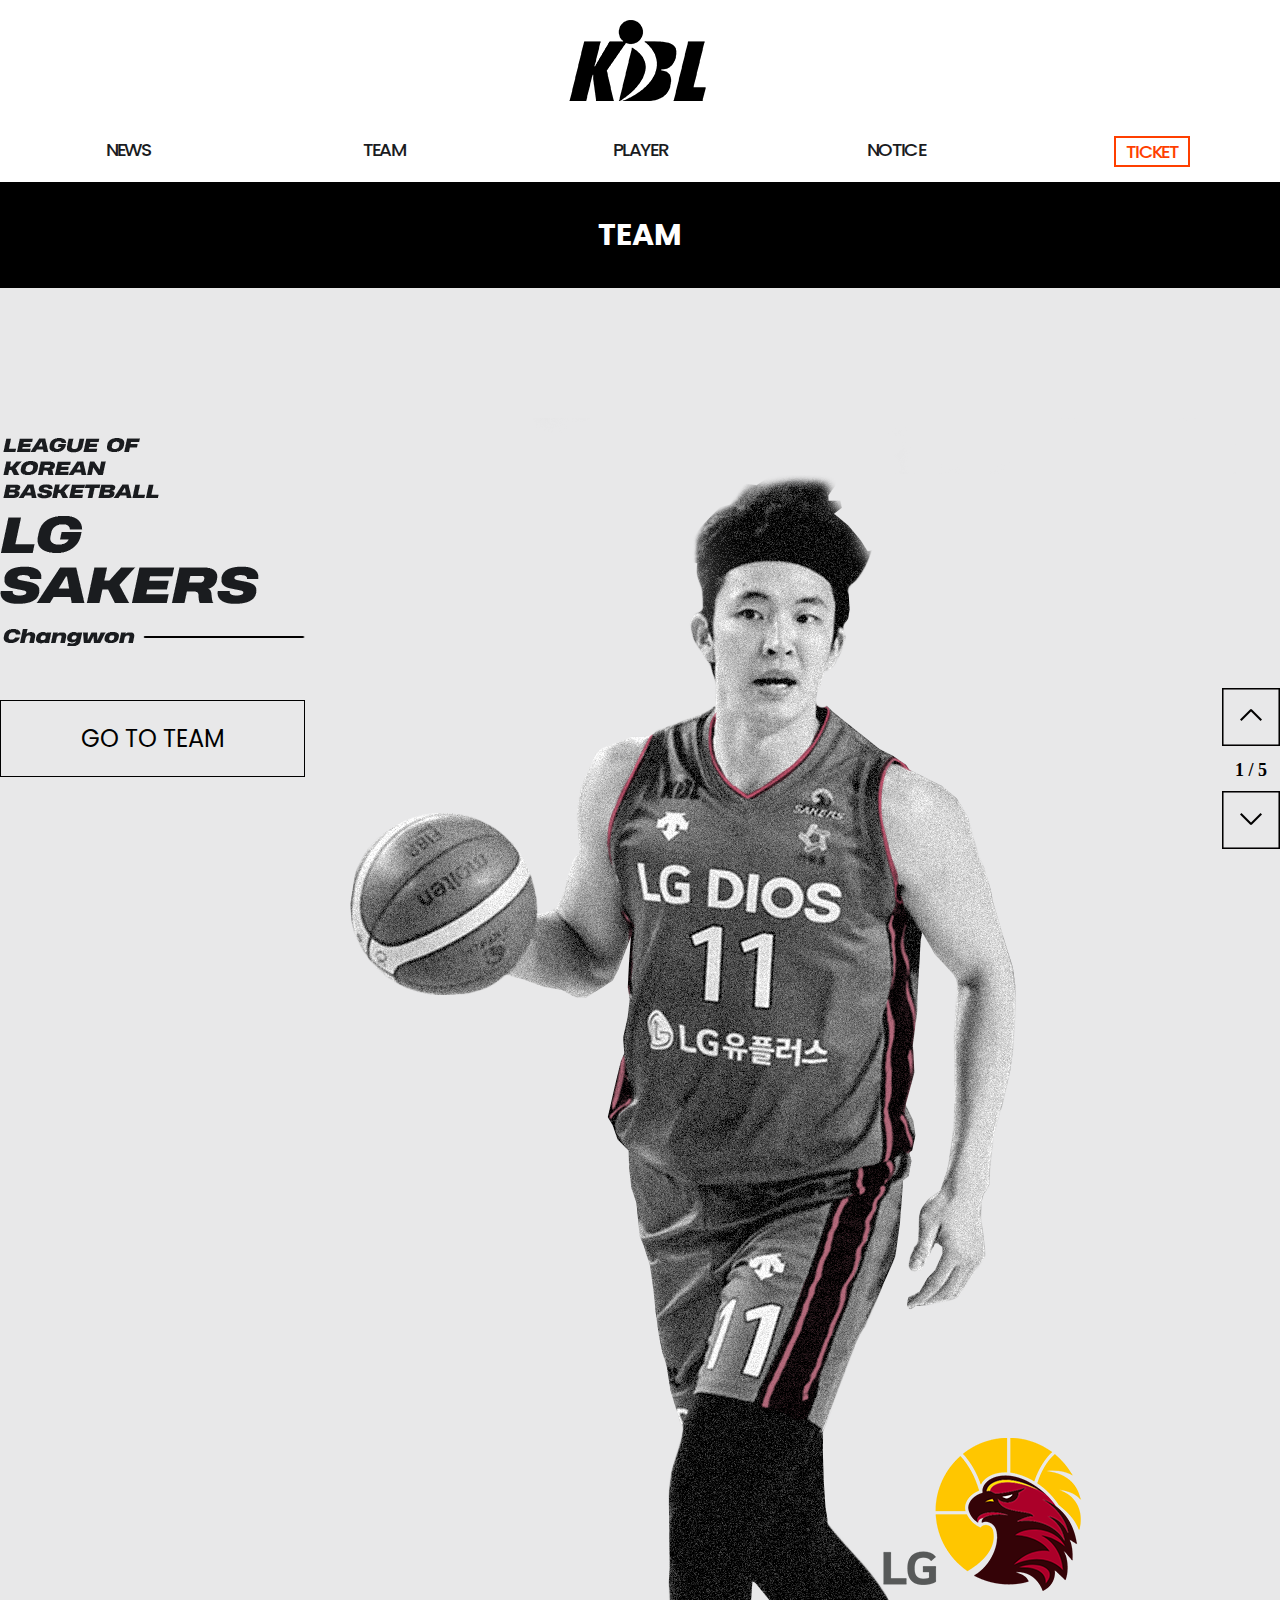
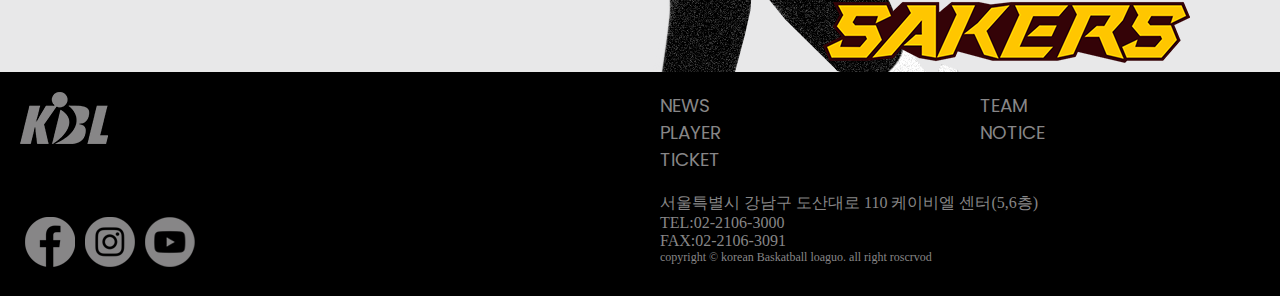
<file: team.html>
<!DOCTYPE html>
<html lang="ko">

<head>
    <meta charset="UTF-8">
    <!--폰트 물어보기 HEADING PRO WIDE-->
    <title>KBL</title>
    <link rel="stylesheet" href="./css/sub/shearder.css">
    <link rel="stylesheet" href="./css/sub/team.css">
    <link rel="stylesheet" href="./css/footer.css">
    <link rel="stylesheet" href="./css/reset.css">
    <link href="https://fonts.googleapis.com/css2?family=Noto+Sans+KR:wght@100;300;400;500;700;900&display=swap"
        rel="stylesheet">
    <link
        href="https://fonts.googleapis.com/css2?family=Poppins:ital,wght@0,100;0,200;0,300;0,400;0,500;0,700;0,800;1,200;1,300;1,400;1,500;1,700;1,800&display=swap"
        rel="stylesheet">
    <script src="./js/jquery-1.7.2.min.js"></script>
    <script src="./js/jquery-ui.min.js"></script>
    <script src="./js/index.js"></script>

</head>


<body>
    <header>
        <h1><a href="./index.html">KBL</a></h1>
        <nav>
            <ul>
                <li><a href="./news.html">NEWS</a></li>
                <li><a href="./team.html">TEAM</a></li>
                <li><a href="./player.html">PLAYER</a></li>
                <li><a href="./notice.html">NOTICE</a></li>
                <li><a href="./TICKET.html">TICKET</a></li>
            </ul>
        </nav>
    </header>
    <section>
        <div class="team_line">
            <h2>
                TEAM
            </h2>
        </div>

        <ul class="team_wrap">
            <div class="btn_grup">
                <a class="upbtn" href="#"><img src="./IMG/subimg/team/uparow.png" alt=""></a>
                <p><span class="teamnum">1</span> / 5</p>
                <a class="downbtn" href="#"><img src="./IMG/subimg/team/downarow.png" alt=""></a>

            </div>
            <!-- <li>
                <div class="teamtxt_box">
                    <img src="./IMG/subimg/team/samtext.png" alt="서울삼성썬더스">
                    <a href="./page/samsungteam.html">GO TO TEAM</a>
                </div>

                <img class="samsungp" src="./IMG/subimg/team/samsugin.png" alt="삼선선수">
                <img class="samlogo" src="./IMG/subimg/team/SAMSUNG.png" alt="삼성로고">



            </li> -->
            <li>
                <div class="teamtxt_box">
                    <img src="./IMG/subimg/team/lgtext.png" alt="lg세이커스">
                    <a href="./page/lgteam.html">GO TO TEAM</a>
                </div>

                <img class="lggp" src="./IMG/subimg/team/kang.png" alt="lg선수">
                <img class="lglogo" src="./IMG/subimg/team/lglogo.png" alt="lg로고">



            </li>
            <!-- <li>
                <div class="teamtxt_box">
                    <img src="./IMG/subimg/team/kcctext.png" alt="전주kcc">
                    <a href="./page/kccteam.html">GO TO TEAM</a>
                </div>

                <img class="kccgp" src="./IMG/subimg/team/gunah.png" alt="kcc선수">
                <img class="kcclogo" src="./IMG/subimg/team/kcclogo.png" alt="kcc로고">



            </li> -->

            <!-- <li>
                <div class="teamtxt_box">
                    <img src="./IMG/subimg/team/inctext.png" alt="인천전자랜드">
                    <a href="./page/inceanteam.html">GO TO TEAM</a>
                </div>

                <img class="incgp" src="./IMG/subimg/team/ben.png" alt="인천전자랜드선수">
                <img class="inclogo" src="./IMG/subimg/team/inclogo.png" alt="인천전자랜드로고">



            </li> -->
            <!-- <li>
                <div class="teamtxt_box">
                    <img src="./IMG/subimg/team/sktext.png" alt="sk나이츠">
                    <a href="./page/skteam.html">GO TO TEAM</a>
                </div>
                <img class="skgp" src="./IMG/subimg/team/jamil.png" alt="sk선수">
                <img class="sklogo" src="./IMG/subimg/team/sklogo.png" alt="sk로고">
            </li> -->
        </ul>
    </section>
    <footer>
        <div class="footer_warp clearfix">
            <div class="footer_left">
                <h1 class="footer_logo"><a href="./index.html">KBL</a></h1>
                <div class="sns_icon">
                    <ul>
                        <li><a href="https://www.facebook.com/kblsns"><img src="./IMG/Book.png" alt="페이스북"></a></li>
                        <li><a href="https://www.instagram.com/kbl_official/?hl=ko"><img src="./IMG/Instar.png"
                                    alt="인스타그램"></a></li>
                        <li><a href="https://www.youtube.com/user/onkbl"><img src="./IMG/youtube.png" alt="유튜브"></a>
                        </li>
                    </ul>
                </div>
            </div>
            <div class="footer_txt">
                <ul>
                    <li><a href="./news.html">NEWS</a></li>
                    <li><a href="">TEAM</a></li>
                    <li><a href="">PLAYER</a></li>
                    <li><a href="">NOTICE</a></li>
                    <li><a href="">TICKET</a></li>
                </ul>
                <p>서울특별시 강남구 도산대로 110 케이비엘 센터(5,6층)<br>TEL:02-2106-3000<br>FAX:02-2106-3091 <span>copyright &copy;
                        korean Baskatball
                        loaguo. all right roscrvod</span></p>
            </div>
        </div>

    </footer>
</body>

</html>
</file>
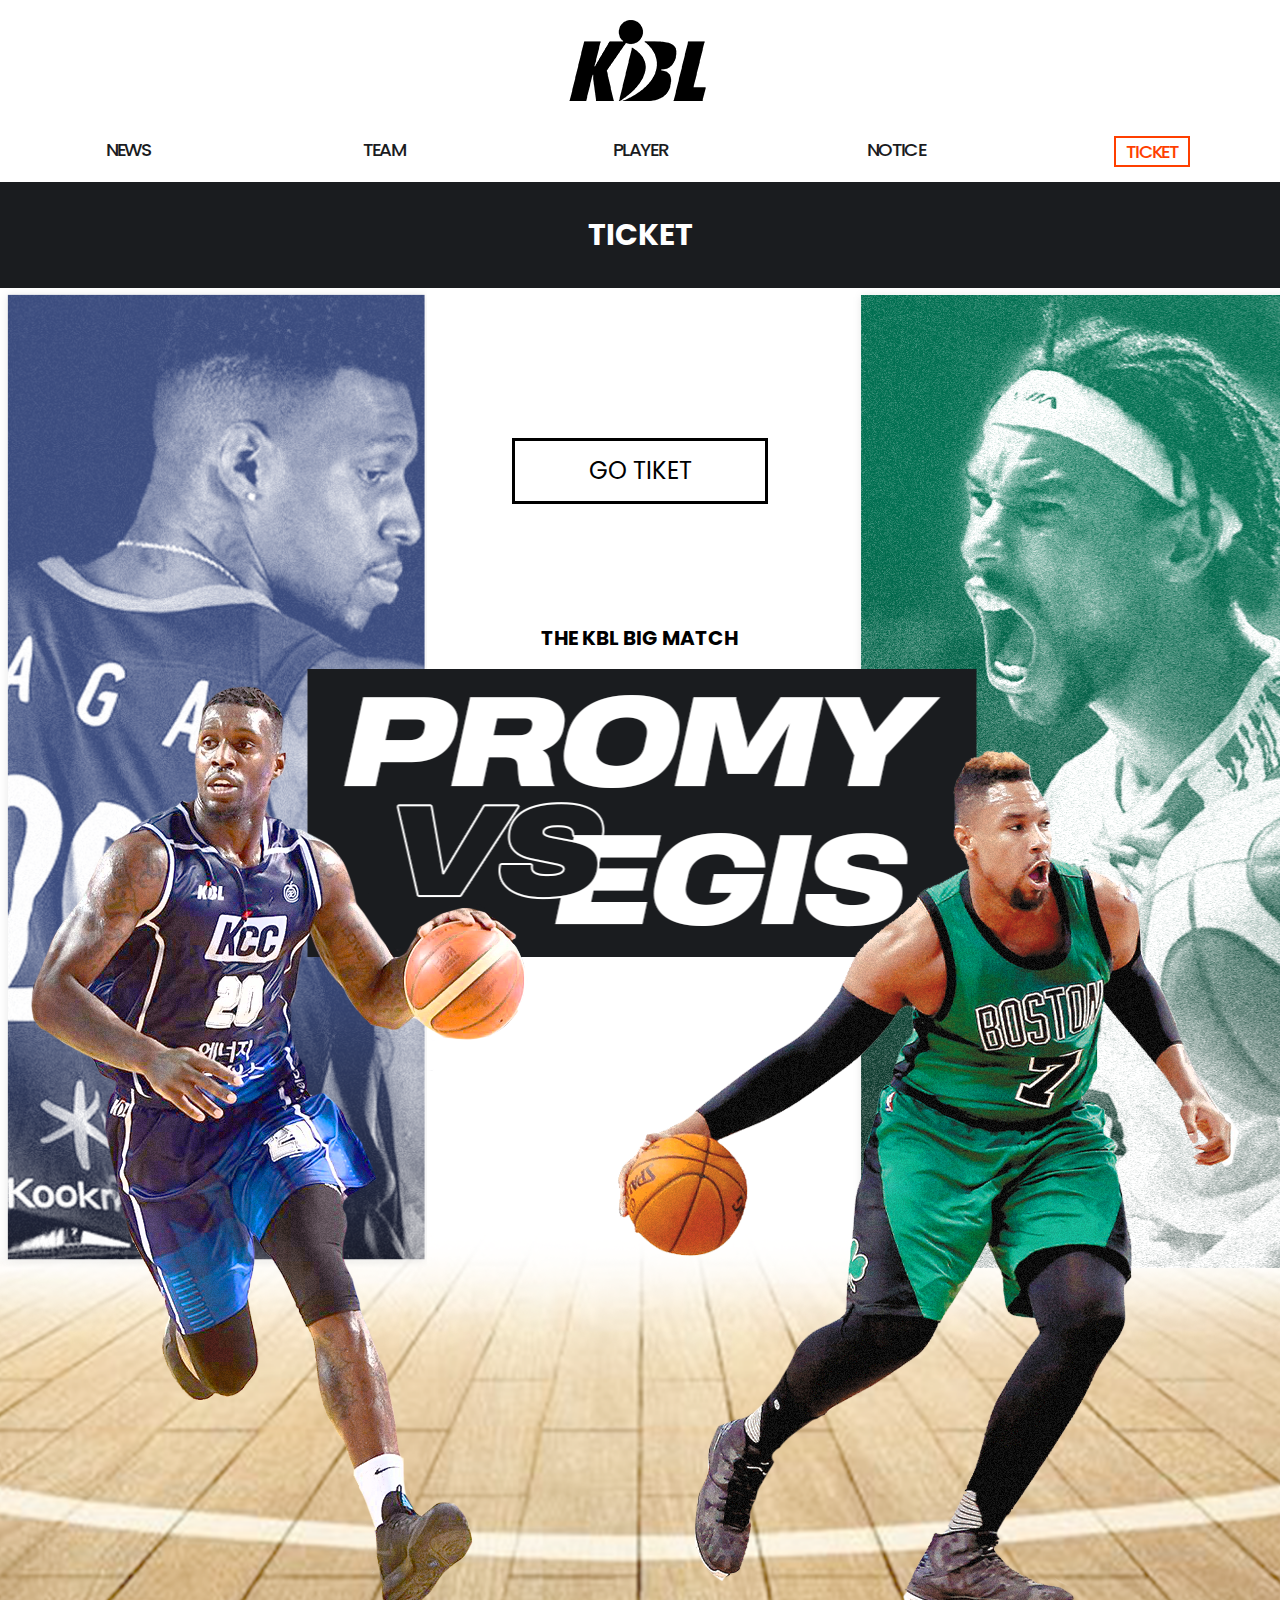
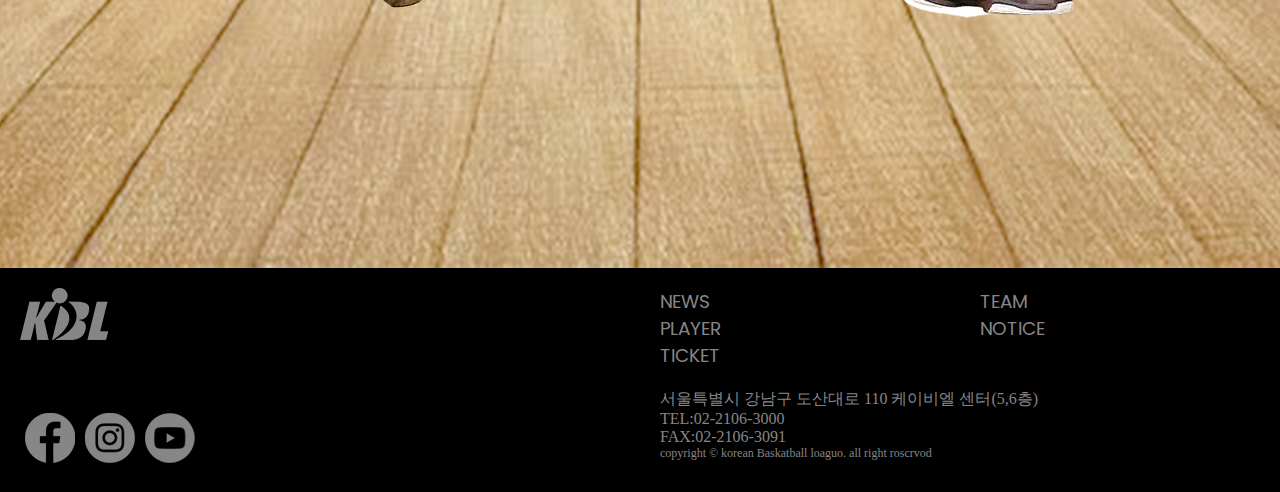
<file: TICKET.html>
<!DOCTYPE html>
<html lang="ko">

<head>
    <meta charset="UTF-8">
    <title>KBL</title>
    <!--어떤라이브러리를사용하는지질문-->

    <link rel="stylesheet" href="./css/reset.css">
    <link rel="stylesheet" href="./css/sub/shearder.css">
    <link rel="stylesheet" href="./css/sub/TICKET.css">
    <link rel="stylesheet" href="./css/footer.css">
    <link href="https://fonts.googleapis.com/css2?family=Noto+Sans+KR:wght@100;300;400;500;700;900&display=swap"
        rel="stylesheet">
    <link
        href="https://fonts.googleapis.com/css2?family=Poppins:ital,wght@0,100;0,200;0,300;0,400;0,500;0,700;0,800;1,200;1,300;1,400;1,500;1,700;1,800&display=swap"
        rel="stylesheet">
    <script src="./js/jquery-1.7.2.min.js"></script>
    <script src="./js/jquery-ui.min.js"></script>
    <script src="./js/index.js"></script>

</head>

<body>
    <header>
        <h1><a href="./index.html">KBL</a></h1>
        <nav>
            <ul>
                <li><a href="./news.html">NEWS</a></li>
                <li><a href="./team.html">TEAM</a></li>
                <li><a href="./player.html">PLAYER</a></li>
                <li><a href="./notice.html">NOTICE</a></li>
                <li><a href="./TICKET.html">TICKET</a></li>
            </ul>
        </nav>
    </header>

    <section>
        <div class="TICKET_main">
            <h2>TICKET</h2>
        </div>
        <div class="ticket_wrap">
            <div class="playerimg_wrap">
                <a class="gotiket" href="https://kbl.or.kr/ticket/reservation">GO TIKET</a>
                <img class="lagunah" src="./IMG/subimg/tiket/ragunah.png" alt="">
                <img class="sul" src="./IMG/subimg/tiket/ulfull.png" alt="">
                <a class="tiket_txtb" href="https://kbl.or.kr/ticket/reservation"><img class="tiket_txt2"
                        src="./IMG/subimg/tiket/hovertxt1.png" alt=""></a>
                <a class="tiket_txta" href="https://kbl.or.kr/ticket/reservation"><img class="tiket_txt"
                        src="./IMG/subimg/tiket/hovertxt.png" alt=""></a>

                <div class="bg_wrap clearfix">
                    <div class="ragunah_bg"></div>

                    <div class="match_txt">
                        <p>THE KBL BIG MATCH</p>
                    </div>
                    <div class="sul_bg"></div>
                </div>

            </div>

        </div>


    </section>
    <footer>
        <div class="footer_warp clearfix">
            <div class="footer_left">
                <h1 class="footer_logo"><a href="./index.html">KBL</a></h1>
                <div class="sns_icon">
                    <ul>
                        <li><a href="https://www.facebook.com/kblsns"><img src="./IMG/Book.png" alt="페이스북"></a></li>
                        <li><a href="https://www.instagram.com/kbl_official/?hl=ko"><img src="./IMG/Instar.png"
                                    alt="인스타그램"></a></li>
                        <li><a href="https://www.youtube.com/user/onkbl"><img src="./IMG/youtube.png" alt="유튜브"></a>
                        </li>
                    </ul>
                </div>
            </div>
            <div class="footer_txt">
                <ul>
                    <li><a href="./news.html">NEWS</a></li>
                    <li><a href="">TEAM</a></li>
                    <li><a href="">PLAYER</a></li>
                    <li><a href="">NOTICE</a></li>
                    <li><a href="">TICKET</a></li>
                </ul>
                <p>서울특별시 강남구 도산대로 110 케이비엘 센터(5,6층)<br>TEL:02-2106-3000<br>FAX:02-2106-3091 <span>copyright &copy;
                        korean Baskatball
                        loaguo. all right roscrvod</span></p>
            </div>
        </div>

    </footer>
</body>

</html>
</file>
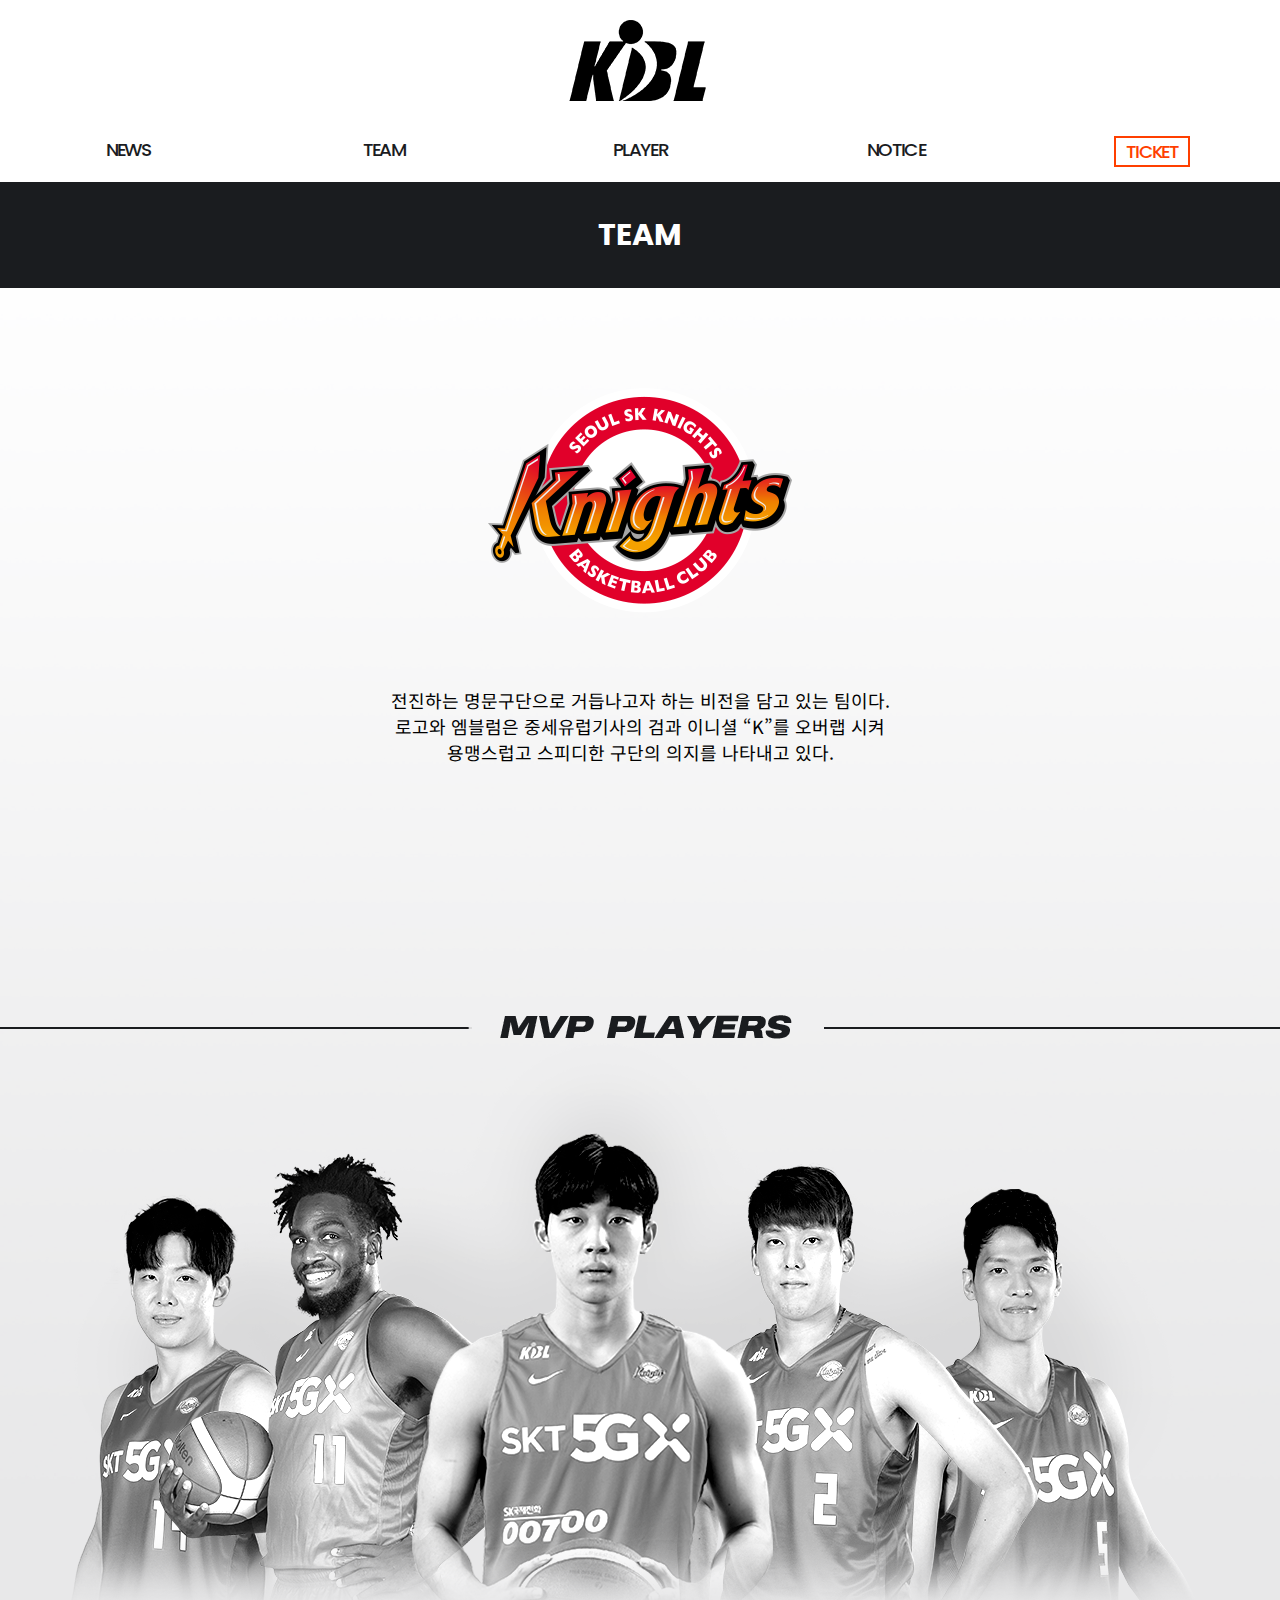
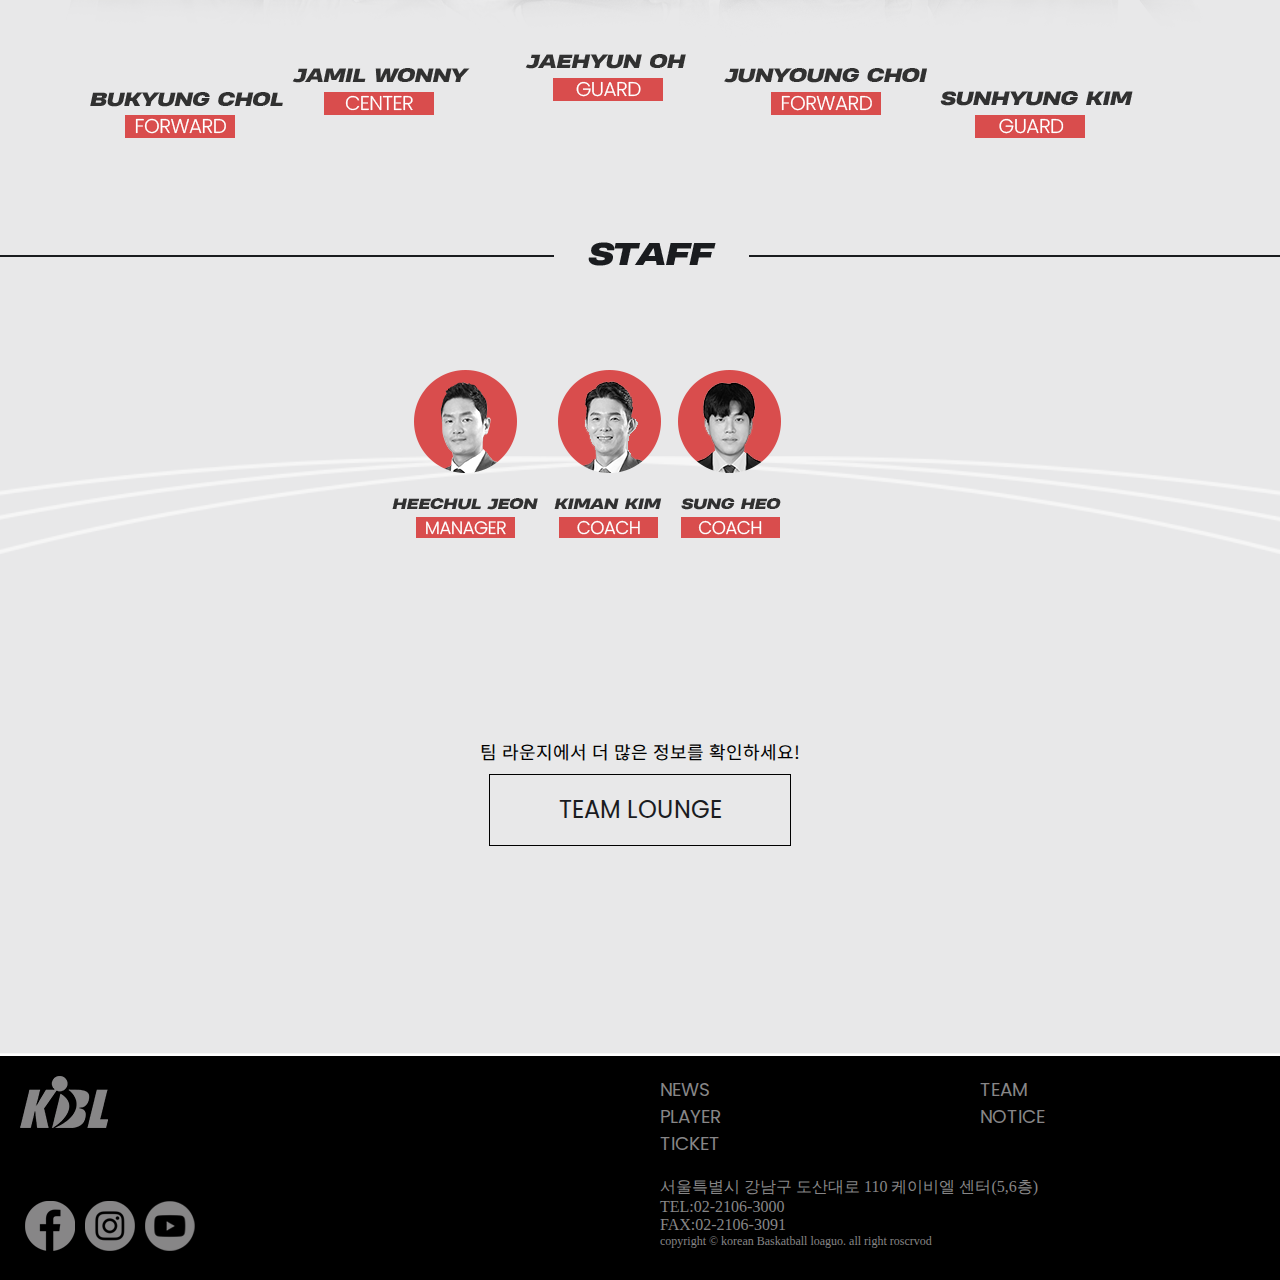
<file: page/skteam.html>
<!DOCTYPE html>
<html lang="ko">

<head>
    <meta charset="UTF-8">
    <title>KBL</title>
    <!--어떤라이브러리를사용하는지질문-->

    <link rel="stylesheet" href="../css/reset.css">
    <link rel="stylesheet" href="../css/hearder.css">
    <link rel="stylesheet" href="../css/steam/skteam.css">
    <link rel="stylesheet" href="../css/footer.css">
    <link href="https://fonts.googleapis.com/css2?family=Noto+Sans+KR:wght@100;300;400;500;700;900&display=swap"
        rel="stylesheet">
    <link
        href="https://fonts.googleapis.com/css2?family=Poppins:ital,wght@0,100;0,200;0,300;0,400;0,500;0,700;0,800;1,200;1,300;1,400;1,500;1,700;1,800&display=swap"
        rel="stylesheet">
    <script src="../js/jquery-1.7.2.min.js"></script>
    <script src="../js/jquery-ui.min.js"></script>
    <script src="../js/index.js"></script>


</head>

<body>
    <header>
        <h1><a href="./index.html">KBL</a></h1>
        <nav>
            <ul>
                <li><a href="../news.html">NEWS</a></li>
                <li><a href="../team.html">TEAM</a></li>
                <li><a href="../player.html">PLAYER</a></li>
                <li><a href="../notice.html">NOTICE</a></li>
                <li><a href="../TICKET.html">TICKET</a></li>
            </ul>
        </nav>
    </header>
    <section>
        <div class="steam">
            <h2>TEAM</h2>
        </div>
        <div class="twrap">


            <main>
                <div class="sklogo">
                    <a href=""><img src="../IMG/subimg/steam/sklogo.png" alt="sk로고"></a>
                    <p>전진하는 명문구단으로 거듭나고자 하는 비전을 담고 있는 팀이다.<br>로고와 엠블럼은 중세유럽기사의 검과 이니셜 “K”를 오버랩 시켜<br>용맹스럽고 스피디한 구단의 의지를
                        나타내고 있다.</p>

                </div>
            </main>
            <div class="mvpwrap">
                <img src="../IMG/subimg/steam/mvp.png" alt="">
                <img src="../IMG/subimg/steam/skp.png" alt="">


            </div>
            <div class="staffwrap">
                <img src="../IMG/subimg/steam/STAFF.png" alt="">
                <div class="staffbox">
                    <ul>
                        <li><img src="../IMG/subimg/steam/maniger.png" alt=""></li>
                        <li><img src="../IMG/subimg/steam/cochea.png" alt=""></li>
                        <li><img src="../IMG/subimg/steam/cocheb.png" alt=""></li>
                    </ul>
                </div>
            </div>

            <div class="teamlounge">
                <p>팀 라운지에서 더 많은 정보를 확인하세요!</p>
                <a href="">TEAM LOUNGE</a>
            </div>

        </div>
    </section>
    <footer>
        <div class="footer_warp clearfix">
            <div class="footer_left">
                <h1 class="footer_logo"><a href="./index.html">KBL</a></h1>
                <div class="sns_icon">
                    <ul>
                        <li><a href="https://www.facebook.com/kblsns"><img src="../IMG/Book.png" alt="페이스북"></a></li>
                        <li><a href="https://www.instagram.com/kbl_official/?hl=ko"><img src="../IMG/Instar.png"
                                    alt="인스타그램"></a></li>
                        <li><a href="https://www.youtube.com/user/onkbl"><img src="../IMG/youtube.png" alt="유튜브"></a>
                        </li>
                    </ul>
                </div>
            </div>
            <div class="footer_txt">
                <ul>
                    <li><a href="./news.html">NEWS</a></li>
                    <li><a href="">TEAM</a></li>
                    <li><a href="">PLAYER</a></li>
                    <li><a href="">NOTICE</a></li>
                    <li><a href="">TICKET</a></li>
                </ul>
                <p>서울특별시 강남구 도산대로 110 케이비엘 센터(5,6층)<br>TEL:02-2106-3000<br>FAX:02-2106-3091 <span>copyright &copy;
                        korean Baskatball
                        loaguo. all right roscrvod</span></p>
            </div>
        </div>

    </footer>
</body>

</html>
</file>
<file: css/hearder.css>
@charset "utf-8";

.clearfix::after {
    clear: both;
    display: block;
    content: "";
}


/*헤더영역************************************************/

header {
    width: 100%;

    /*background-color: aqua;*/
}

header>h1 {
    padding-top: 20px;
    width: 100%;
    text-align: center;

    text-indent: -9999px;

}

header>h1>a {
    margin: 0 auto;
    width: 143px;
    height: 81px;
    display: block;
    background-image: url(../IMG/logo.png);
    background-repeat: no-repeat;
}

header>nav {
    width: 1280px;
    margin: 0 auto;
}

header>nav>ul {
    width: 100%;
}

header>nav>ul>li {
    float: left;
    width: 20%;
    padding-top: 35px;
    padding-bottom: 15px;
    text-align: center;
    position: relative;

}

header>nav>ul>li>a:after {
    background: none repeat scroll 0 0 transparent;
    bottom: -20px;
    content: "";
    display: block;
    height: 4px;
    left: 50%;
    position: absolute;
    background: #1f2b6f;
    transition: width 0.3s ease 0s, left 0.3s ease 0s;
    width: 0;
}

header>nav>ul>li>a:hover:after {
    width: 100%;
    left: 0;
}

header>nav>ul>li:last-child>a:hover:after {
    display: none;
}





header>nav>ul>li:last-child>a {
    margin: auto;
    display: block;
    width: 72px;
    height: 27px;
    border: 2px solid #ff3f00;
    color: #ff3f00;
}

header>nav>ul>li:last-child:hover a {

    color: white;
    background-color: #ff3f00;
}

header>nav>ul>li>a {

    font-family: 'Poppins',
        sans-serif;
    font-size: 18.5px;
    font-weight: 450;
    letter-spacing: -1.6px;
    color: #1a1c1f;
    position: relative;
}

/*헤더영역**********************************************/
</file>
<file: css/main.css>
@charset "utf-8";

main {
    width: 100%;
    margin-bottom: 120px;
    background-image: url(../IMG/background.png);
    background-repeat: no-repeat;
    background-size: cover;
}

.firstcontent_banner {
    position: relative;
    width: 1280px;
    height: 752px;
    margin: 0 auto;
}

.orionvskt {
    position: absolute;
    top: 320px;
}

.orionvskt>p {
    font-size: 24px;
    color: white;
    font-family: 'Poppins',
        sans-serif;
    margin-bottom: 30px;

}

.ticket_txt {
    display: block;
    width: 250.73px;
    height: 60.53px;
    margin-top: 35px;
    border: 2px solid white;
    line-height: 60.53px;
    text-align: center;
    color: white;
    font-family: 'Poppins',
        sans-serif;
}

/*투명도 배경색 여쭤보기*/
.ticket_txt:hover::after {

    content: "예매하기";
    font-size: 18px;
    font-family: 'Noto Sans KR',
        sans-serif;



}



.ticket_txt:hover {
    font-size: 0;

}

/*허훈 이대성 페이지실행시 페이드인효고과ㅣ*/
.leedeasung {
    z-index: 1;
    display: none;
    position: absolute;
    top: -10px;
    left: 410px;
}

.heohoon {
    position: absolute;
    top: 30px;
    left: 733px;
    display: none;
}

/*메인디자인***********************************************************/


/*스코어랭크디자인*****************************************************/
section {
    width: 100%;
}

.scorerank_bg {
    width: 100%;
    background-image: url(../IMG/scorerankbg.png);
    background-repeat: no-repeat;
    background-size: cover;
}

.scorerank_wrap {
    width: 1280px;
    margin: 0 auto;
    position: relative;
}

.lagunah {
    position: absolute;
    left: 0;
    top: 120px;
}

.first_banner_score {
    float: right;
    width: 52%;
    margin-top: 180px;
}

.score_txt {
    width: 100%;
}

.score1 {
    height: 105px;
    overflow: hidden;
    border-bottom: 1px solid #373131;
}

.score1>li {
    height: 100%;
}

.day {
    padding-top: 15px;
    font-family: 'Poppins',
        sans-serif;
    font-size: 18px;
    font-weight: 300;
    color: #e8e8e9;
    float: left;
    padding-left: 10px;
}

.day>span {
    font-family: 'Poppins',
        sans-serif;
    display: block;
    width: 100%;
    font-size: 30px;
}

.score {
    font-family: 'Poppins',
        sans-serif;
    color: #e8e8e9;
    float: right;
    font-size: 70px;
}

.score2 {
    height: 105px;
    overflow: hidden;
    border-bottom: 1px solid #373131;
}

.score2>li {
    width: 100%;
    height: 100%;
}

.first_banner_rank {
    margin-top: 150px;
    float: right;
    width: 52%;
}

.rank_txt {
    width: 100%;
}

.rankbox {
    width: 100%;
    height: 500px;
    background-color: #e6e6e6;
    margin-top: 30px;
    margin-bottom: 78px;
    border-radius: 13px;
}

.rankbox>ul {
    width: 100%;
    height: 100px;
    overflow: hidden;
}

.rankbox>ul>li {
    box-sizing: border-box;
    width: 100%;
    height: 100%;
    border-bottom: 1px solid #78787e;

}



.rank {
    font-size: 21px;
    color: #91919b;
    float: left;
    padding: 25px;
}

/*********이미지 비율 맞추기 위한 선택자*****************/
.img_an {
    margin-left: 10px;

}

.img_in {
    margin-left: 10px;
}

.img_sam {
    margin-top: 20px;

}

.img_db {
    margin-left: 10px;
}

/*********이미지 비율 맞추기 위한 선택자*****************/
.rankbox>ul>li>img {
    float: left;
    padding: 10px;

}

.teme_name {
    width: 130px;
    margin: auto;
    display: block;
    font-family: 'Noto Sans KR',
        sans-serif;
    font-weight: bold;
    font-size: 24px;
    padding-top: 10px;


}

.teme_name>span {
    display: block;
    font-size: 22px;
    color: #91919b;
}

/***스코어랭크디자인***************************************************************/
.flowbanner {
    width: 100%;
    height: 60px;
    background-repeat: no-repeat;
    background-size: cover;
    background-image: url(../IMG/hilightfontline.png);
    margin-top: 80px;
    overflow: hidden;
}

.flowbanner>ul {
    width: 120%;
    position: relative;
    left: 0;
}

.flowbanner>ul:after {
    content: "";
    display: block;
    clear: both;
}

.flowbanner>ul>li {
    width: 14.28571428571429%;
    padding: 10px 0;
    float: left;
    color: #fff;
    font-weight: bold;
    font-size: 28px;
    font-style: italic;
    text-align: center;
}




/***하이라이트 디자인*******************************/
.highligth_wrap {
    background-image: url(../IMG/hirghtbg.png);
    background-repeat: no-repeat;
    background-size: cover;
    background-position: bottom;
    padding-top: 50px;
}

/* .flowbanner {
    width: 100%;
    background-repeat: no-repeat;
    background-size: cover;
    background-image: url(../IMG/homeimg/sconde_banner/hilightfontline.png);
}
 */

.gifimg_warp {
    width: 1280px;
    margin: auto;
    filter: drop-shadow(8px 8px 10px rgba(0, 0, 0, 0.5));

}

.gifimg_warp>div img {
    float: left;
    width: 100%;
    height: 100%;

}

.gifimg_warp>div {


    float: left;
    width: 33.33%;
    height: 760px;
    background-color: blue;
    margin-top: 200px;
    margin-bottom: 200px;


    clip-path: polygon(25% 0%, 100% 0%, 75% 100%, 0% 100%);
}

.gifimg_warp>div:nth-child(2) {
    margin-top: 300px;

}

.gifimg_warp>div:hover .gif1 {
    display: block;
}

.gifimg_warp>div:hover .gif2 {
    display: none;
}

.gif1 {
    width: 100%;
    height: 100%;
    display: none;
}

.gif2 {

    width: 100%;
    height: 100%;
}



/*테두리 디자인 가능한지 질문 */



/***하이라이트 디자인*******************************/
/*********팔로우디자인******************/
.followwrap {


    height: 500px;
    width: 100%;
    background-image: url(../IMG/gunahba.png);
    background-size: cover;
    background-attachment: fixed;
    /* background-position: 0px -780px; */
    background-repeat: no-repeat;
    position: relative;


}

.followyoutube {

    position: absolute;
    top: 40%;
    left: 50%;
    transform: translate(-50%, -40%);
    text-align: center;
    color: white;
    font-weight: 900;
    font-size: 52px;
    letter-spacing: 1.2;


}

.followwrap>a {

    position: absolute;
    transform: translate(-50%, -70%);
    left: 50%;
    top: 70%;


    text-align: center;
    line-height: 60px;
    display: block;
    width: 250px;
    height: 60px;
    color: white;
    font-size: 24px;
    border: 1px solid white;
    font-family: 'Poppins',
        sans-serif;

}

.followwrap>a:hover {
    background-color: white;
    color: black;
    font-weight: bold;
}







/*********팔로우디자인******************/


/*************뉴스디자인*********************/
.newsbg {
    width: 100%;
    background-color: #eaebef;
}

.newswrap {
    width: 1280px;
    margin: auto;
    padding-bottom: 70px;

}

.newsimg {
    padding-top: 40px;
    padding-bottom: 10px;
}

.news_box {
    position: relative;
    width: 100%;
    border-top: 1.5px solid #91919b;
    padding: 10px;
}

.news_box:last-child {
    border-bottom: 1.5px solid #91919b;

}




.news_box>img {
    float: left;
}

.newstxt_box {
    float: left;
    padding-left: 100px;
}

.news_box>a {
    position: absolute;
    bottom: 0;
    right: 0;
    font-size: 24px;
    font-family: 'Poppins',
        sans-serif;
    color: #1a1c1f;
    float: right;

}

.news_box>a:hover {
    font-weight: bold;
    color: #ff3f00;
}

.news1 {
    font-size: 18.5px;
    font-family: 'Poppins',
        sans-serif;
    margin-bottom: 50px;
    color: #1a1c1f;

}

.news2 {
    font-size: 25px;
    margin-bottom: 15px;
    font-weight: 700;
    font-family: 'Noto Sans KR',
        sans-serif;
    color: #1a1c1f;


}

.news3 {
    font-size: 18.5px;
    font-family: 'Noto Sans KR',
        sans-serif;
    color: #1a1c1f;


}

/*************뉴스디자인*********************/
/*************상점디자인*********************/
.shopbg {
    width: 100%;
    background-color: #1a1c1f;
}

.shop_warp {
    width: 1280px;
    margin: auto;
    padding: 50px 0px;

}

.shop_warp>img {
    margin-bottom: 40px;
}

.shop_warp>ul {
    width: 100%;
}

.shop_warp>ul>li {
    width: 25%;
    float: left;
    border-left: 1px solid #e8e8e9;
    box-sizing: border-box;
    padding-left: 10px;
}

.shophed {
    color: white;
    font-family: 'Poppins',
        sans-serif;
    font-size: 18px;
    line-height: 18px;

}

.product {
    font-size: 12px;
    margin-top: 10px;
    color: #e8e8e9;
    font-family: 'Poppins',
        sans-serif;
}

.price {
    font-size: 22px;
    font-family: 'Poppins',
        sans-serif;
    color: white;
    margin-top: 10px;
}

.ballimg {
    margin-top: 10px;
    display: block;
    width: 100%;

}

.ballimg>a>img {
    border-radius: 20px;


}

.ballimg>a>img:hover {
    transform: rotate(20deg);
}

.shownow {
    color: white;
    text-align: center;
    line-height: 60px;
    display: block;
    width: 250px;
    height: 60px;
    border: 1px solid white;
    margin: auto;
    margin-top: 90px;
    font-family: 'Poppins',
        sans-serif;
    font-size: 22px;
}

.shownow:hover {
    background-color: white;
    color: black;
    font-weight: bold;
}

/*************상점디자인*********************/





/************섹션끝*********************/
</file>
<file: css/footer.css>
footer {
    width: 100%;

    background-color: black;
}

.footer_warp {
    width: 1280px;
    margin: auto;
    padding: 20px;
}

.footer_left {
    width: 50%;

    float: left;
}

.footer_logo {
    text-indent: -9999px;
}

.footer_logo>a {
    background-repeat: no-repeat;
    width: 90px;
    height: 60px;
    display: block;
    background-image: url(../IMG/KBL_footer.png);
}

.footer_txt {
    float: left;
    width: 50%;

}

.sns_icon {
    margin-top: 60px;
}

.sns_icon>ul>li {
    float: left;
    padding: 5px;

}

.footer_txt>ul {
    width: 100%;
}

.footer_txt>ul>li {
    float: left;
    width: 50%;

}

.footer_txt>ul>li>a {
    font-size: 18.5px;
    color: #878687;
    font-family: 'Poppins',
        sans-serif;

}

.footer_txt>p {
    color: #878687;
    font-size: 16px;
    margin-top: 20px;
}

.footer_txt>p>span {
    font-size: 12px;
    display: block;

}
</file>
<file: css/sub/shearder.css>
@charset "utf-8";

.clearfix::after {
    clear: both;
    display: block;
    content: "";
}

/*헤더영역************************************************/

header {
    width: 100%;

    /*background-color: aqua;*/
}

header>h1 {
    padding-top: 20px;
    width: 100%;
    text-align: center;

    text-indent: -9999px;

}

header>h1>a {
    margin: 0 auto;
    width: 143px;
    height: 81px;
    display: block;
    background-image: url(../../IMG/logo.png);
    background-repeat: no-repeat;
}

header>nav {
    width: 1280px;
    margin: 0 auto;
}

header>nav>ul {
    width: 100%;
}

header>nav>ul>li {
    float: left;
    width: 20%;
    padding-top: 35px;
    padding-bottom: 15px;
    text-align: center;
    position: relative;

}

header>nav>ul>li>a:after {
    background: none repeat scroll 0 0 transparent;
    bottom: -20px;
    content: "";
    display: block;
    height: 4px;
    left: 50%;
    position: absolute;
    background: #1a1c1f;
    transition: width 0.3s ease 0s, left 0.3s ease 0s;
    width: 0;
}

header>nav>ul>li>a:hover:after {
    width: 100%;
    left: 0;
}

header>nav>ul>li:last-child>a:hover:after {
    display: none;
}





header>nav>ul>li:last-child>a {
    margin: auto;
    display: block;
    width: 72px;
    height: 27px;
    border: 2px solid #ff3f00;
    color: #ff3f00;
}

header>nav>ul>li:last-child:hover a {

    color: white;
    background-color: #ff3f00;
}

header>nav>ul>li>a {

    font-family: 'Poppins',
        sans-serif;
    font-size: 18.5px;
    font-weight: 450;
    letter-spacing: -1.6px;
    color: #1a1c1f;
    position: relative;
}

/*헤더영역**********************************************/
</file>
<file: css/sub/notice.css>
@charset "utf-8";

section {
    width: 100%;
}

.notice_main {
    width: 100%;
    background-color: #1a1c1f;
    padding: 30px 0px;
}

.notice_main h2 {
    text-align: center;
    color: white;
    font-size: 30px;
    font-family: 'Poppins',
        sans-serif;

}

.notice_wrap {
    width: 1280px;
    margin: 0 auto;
}

.notice_wrap div {
    width: 100%;
    margin-bottom: 20px;
}

.notice_wrap div:first-child {
    margin-top: 20px;
}




.notice_wrap div a {
    display: block;
    width: 100%;
}

.notice_wrap div a img {
    display: block;
    width: 100%;
}

.notice_wrap div a img:hover {
    opacity: 0.8;
}
</file>
<file: css/sub/player.css>
@charset "utf-8";

section {
    width: 100%;

}

.main_player {
    width: 100%;
    border-bottom: 1px solid black;
}

.player_main {
    width: 100%;
    background-color: #1a1c1f;
    padding: 30px 0px;
}

.player_main h2 {
    text-align: center;
    color: white;
    font-size: 30px;
    font-family: 'Poppins',
        sans-serif;

}

.player_gnb {
    width: 1280px;
    margin: 0 auto;
}

.player_gnb ul {
    width: 40%;
    margin: 0 auto;
}

.player_gnb ul li {
    float: left;
    width: 25%;
    padding-top: 20px;
    padding-bottom: 20px;
    text-align: center;
    position: relative;
}

.player_gnb ul li a::after {
    background: none repeat scroll 0 0 transparent;
    bottom: 0px;
    content: "";
    display: block;
    height: 4px;
    left: 50%;
    position: absolute;
    background: #ff6b3a;
    transition: width 0.3s ease 0s,
        left 0.3s ease 0s;
    width: 0;
}

.player_gnb ul li a:hover::after {
    width: 100%;
    left: 0;
}

.player_gnb ul li a {
    font-size: 15px;
    color: #373131;
    font-family: 'Poppins',
        sans-serif;

}

.player_wrap {
    width: 100%;
    border-bottom: 1px solid black;
}

.player_box {
    width: 1280px;
    margin: 0 auto;
    padding: 50px 0;
}

.player_img {
    float: left;
}

.player_img img {
    display: block;
}

.player_txt {
    float: left;
    height: 426px;
    position: relative;
    margin-left: 150px;
}

.singimg {
    position: absolute;
    top: -40px;
    right: 10px;
    z-index: -999;
}

.teamname {
    display: block;
    padding: 20px 0px;
    font-size: 18px;
    font-family: 'Poppins',
        sans-serif;
}

.player {
    font-size: 24px;
    font-family: 'Noto Sans KR',
        sans-serif;
    letter-spacing: -0.8px;
    padding: 30px 0px 30px;
}

.player_score {
    width: 100%;

}

.player_score li {
    font-size: 14px;
    width: 30%;
    float: left;
    line-height: 1.2;
    font-family: 'Poppins',
        sans-serif;
}

.player_score li span {
    font-family: 'Poppins',
        sans-serif;
    font-style: italic;
    font-size: 30px;
    display: block;
    font-weight: bold;
}





/*선수 선택창***************"*""****"*"**"*/
.subplayer_wrap {
    width: 100%;
}

.subplayer_box {
    width: 1280px;
    margin: 0 auto;
    position: relative;
}

.subplayer_box ul {
    width: 90%;
    margin: 100px auto;


}

.subplayer_box ul li {
    width: 30%;
    float: left;
    text-align: center;
    margin: 5px;




}



/* 
.subplayer_box ul li:nth-child(even) {
    background-color: #f3bcaa;
}

.subplayer_box ul li:nth-child(odd) {
    background-color: #5b659e;
} */


.subplayer_box ul li img {
    display: block;
    width: 100%;
    cursor: pointer;
}

.subplayer_box ul li:hover img {
    opacity: 0.5;
}

.left_arow {
    display: block;
    position: absolute;
    left: px;
    top: 50%;
    transform: translateY(-50%);
}

.right_arow {
    display: block;
    position: absolute;
    right: 80px;
    top: 50%;
    transform: translateY(-50%);
}
</file>
<file: css/sub/team.css>
@charset "utf-8";

section {
    width: 100%;
    background-color: #e8e8e9;
    height: 1490px;
    overflow: hidden;
}

.team_line {
    width: 100%;
    background-color: black;
    padding: 30px 0;

}

.team_line h2 {
    font-size: 30px;
    color: white;
    text-align: center;
    font-family: 'Poppins',
        sans-serif;

}

.team_wrap {
    width: 1280px;

    margin: 0 auto;
    position: relative;



}

.team_wrap li {
    width: 100%;
    height: 100%;
    position: relative;


}

.teamtxt_box {
    position: absolute;
    top: 150px;


}



.teamtxt_box a {
    display: block;
    font-size: 24px;
    font-family: 'Poppins',
        sans-serif;
    color: black;
    border: 1px solid black;
    text-align: center;
    padding: 20px 0;
    margin-top: 50px;

}

.teamtxt_box a:hover {
    background-color: black;
    color: white;
    font-weight: bold;
}

/*삼성선수 로고 위치*/
.samsungp {
    position: absolute;
    top: 45px;
    left: 450px;
}

.samlogo {
    position: absolute;
    top: 1220px;
    right: 69px;
}

/*삼성선수 로고 위치*/

/*lg선수 로고 위치*/
.lggp {
    position: absolute;
    top: 130px;
    left: 350px;
}

.lglogo {
    position: absolute;
    top: 1150px;
    right: 90px;
}


/*lg선수 로고 위치*/
/*kcc선수 로고 위치*/
.kccgp {
    position: absolute;
    top: 215px;
    left: 350px;
}

.kcclogo {
    position: absolute;
    top: 1150px;
    right: 100px;
}

/*kcc선수 로고 위치*/
/*inc선수 로고 위치*/
.incgp {
    position: absolute;
    top: 90px;
    left: 550px;
}

.inclogo {
    position: absolute;
    top: 1150px;
    right: 100px;
}

/*inc선수 로고 위치*/
/*sk선수 로고 위치*/
.skgp {
    position: absolute;
    top: 80px;
    left: 550px;
}

.sklogo {
    position: absolute;
    top: 1150px;
    right: 100px;
}

/*sk선수 로고 위치*/
.teamimg_box img:last-child {
    margin-bottom: 50px;
}

.btn_grup {
    position: absolute;
    top: 400px;
    right: 0;
}

.btn_grup p {
    text-align: center;
    padding: 10px 0;
    font-weight: bold;
    font-size: 18px;
}

.btn_grup a {
    display: block;
}

.btn_grup a:hover {
    opacity: 0.5;
}
</file>
<file: css/sub/TICKET.css>
@charset "utf-8";

section {
    width: 100%;
}

.TICKET_main {
    width: 100%;
    background-color: #1a1c1f;
    padding: 30px 0px;
}

.TICKET_main h2 {
    text-align: center;
    color: white;
    font-size: 30px;
    font-family: 'Poppins',
        sans-serif;

}

.ticket_wrap {
    width: 100%;
    background-image: url(../../IMG/subimg/tiket/bg.png);
    background-size: cover;
    background-position: bottom;
    background-repeat: no-repeat;

}

.playerimg_wrap {
    width: 1280px;
    height: 100%;
    margin: 0 auto;
    position: relative;
}

.lagunah {
    display: block;
    position: absolute;
    bottom: 250px;
    left: 30px;
    z-index: 5;
}

.sul {
    display: block;
    position: absolute;
    right: 30px;
    bottom: 250px;
    z-index: 5;
}

.tiket_txta {
    position: absolute;
    display: block;
    width: 665px;
    height: 280px;
    left: 50%;
    top: 33%;
    transform: translate(-50%, -50%);
}

.tiket_txt {
    display: block;

}

.tiket_txtb {
    position: absolute;
    display: none;
    width: 665px;
    height: 280px;
    left: 50%;
    top: 33%;
    transform: translate(-50%, -50%);
}

/* 
.playerimg_wrap .tiket_txta:hover {
    display: none;
} */
.gotiket {
    display: block;
    text-align: center;
    width: 250px;
    height: 60px;
    border: 3px solid black;
    font-size: 24px;
    line-height: 60px;
    color: black;


    position: absolute;
    left: 50%;
    top: 150px;
    transform: translateX(-50%);
    font-family: 'Poppins',
        sans-serif;


}

.gotiket:hover {
    background-color: black;
    color: white;
    font-weight: bold;
}

.tiket_txt img {
    width: 100%;
    height: 100%;
    display: block;
    cursor: pointer;
}

.bg_wrap {
    width: 100%;
}

.bg_wrap div {
    width: 33.333%;
    float: left;
    margin-bottom: 600px;
}

.ragunah_bg {
    height: 980px;

    background-image: url(../../IMG/subimg/tiket/ra.png);
    background-repeat: no-repeat;

    background-size: cover;





}


.sul_bg {
    height: 980px;
    background-image: url(../../IMG/subimg/tiket/sul.png);
    background-repeat: no-repeat;


}

.match_txt {
    height: 980px;
}

.match_txt p {
    font-size: 20px;
    font-weight: bold;
    font-family: 'Poppins',
        sans-serif;
    text-align: center;
    line-height: 700px;

}
</file>
<file: css/steam/skteam.css>
@charset "utf-8";


section {
    width: 100%;
    background-image: url(../../IMG/subimg/steam/bk.png);
    background-repeat: no-repeat;
    background-position: bottom;
    background-size: cover;

}

.steam {
    width: 100%;
    background-color: #1a1c1f;
    padding: 30px 0px;
}

.steam h2 {
    text-align: center;
    color: white;
    font-size: 30px;
    font-family: 'Poppins',
        sans-serif;
}

.twrap {
    width: 1280px;
    margin: 0 auto;

}

main {
    width: 100%;
}

.sklogo {
    width: 100%;
    padding-top: 100px;
    padding-bottom: 200px;
}

.sklogo a {
    display: block;
}

.sklogo a img {
    margin-left: 50%;
    transform: translateX(-50%);
}

.sklogo p {
    text-align: center;
    margin-top: 70px;
    font-size: 18px;
    font-family: 'Noto Sans KR',
        sans-serif;
}

.mvpwrap {
    width: 100%;
    padding-top: 50px;
    padding-bottom: 100px;

}

.mvpwrap img:last-child {
    margin-left: 50%;
    transform: translateX(-50%);
}

.staffwrap {
    width: 100%;
}

.staffbox {
    width: 100%;
    padding-top: 100px;
}

.staffbox ul {
    width: 40%;
    margin: 0 auto;



}

.staffbox ul li {
    float: left;
    padding: 0 8px;


}

.staffbox ul li img {
    display: block;
}



.teamlounge {
    width: 100%;
    padding: 200px 0;
}

.teamlounge p {
    text-align: center;
    font-size: 18px;
    font-family: 'Noto Sans KR',
        sans-serif;
}

.teamlounge a {
    display: block;
    width: 300px;
    height: 70px;
    border: 1px solid black;
    margin: 10px auto;
    font-size: 24px;
    text-align: center;
    line-height: 70px;
    font-family: 'Poppins',
        sans-serif;
    color: #1a1c1f;
}

.teamlounge a:hover {
    color: white;
    background-color: black;
    font-weight: bold;
}
</file>
